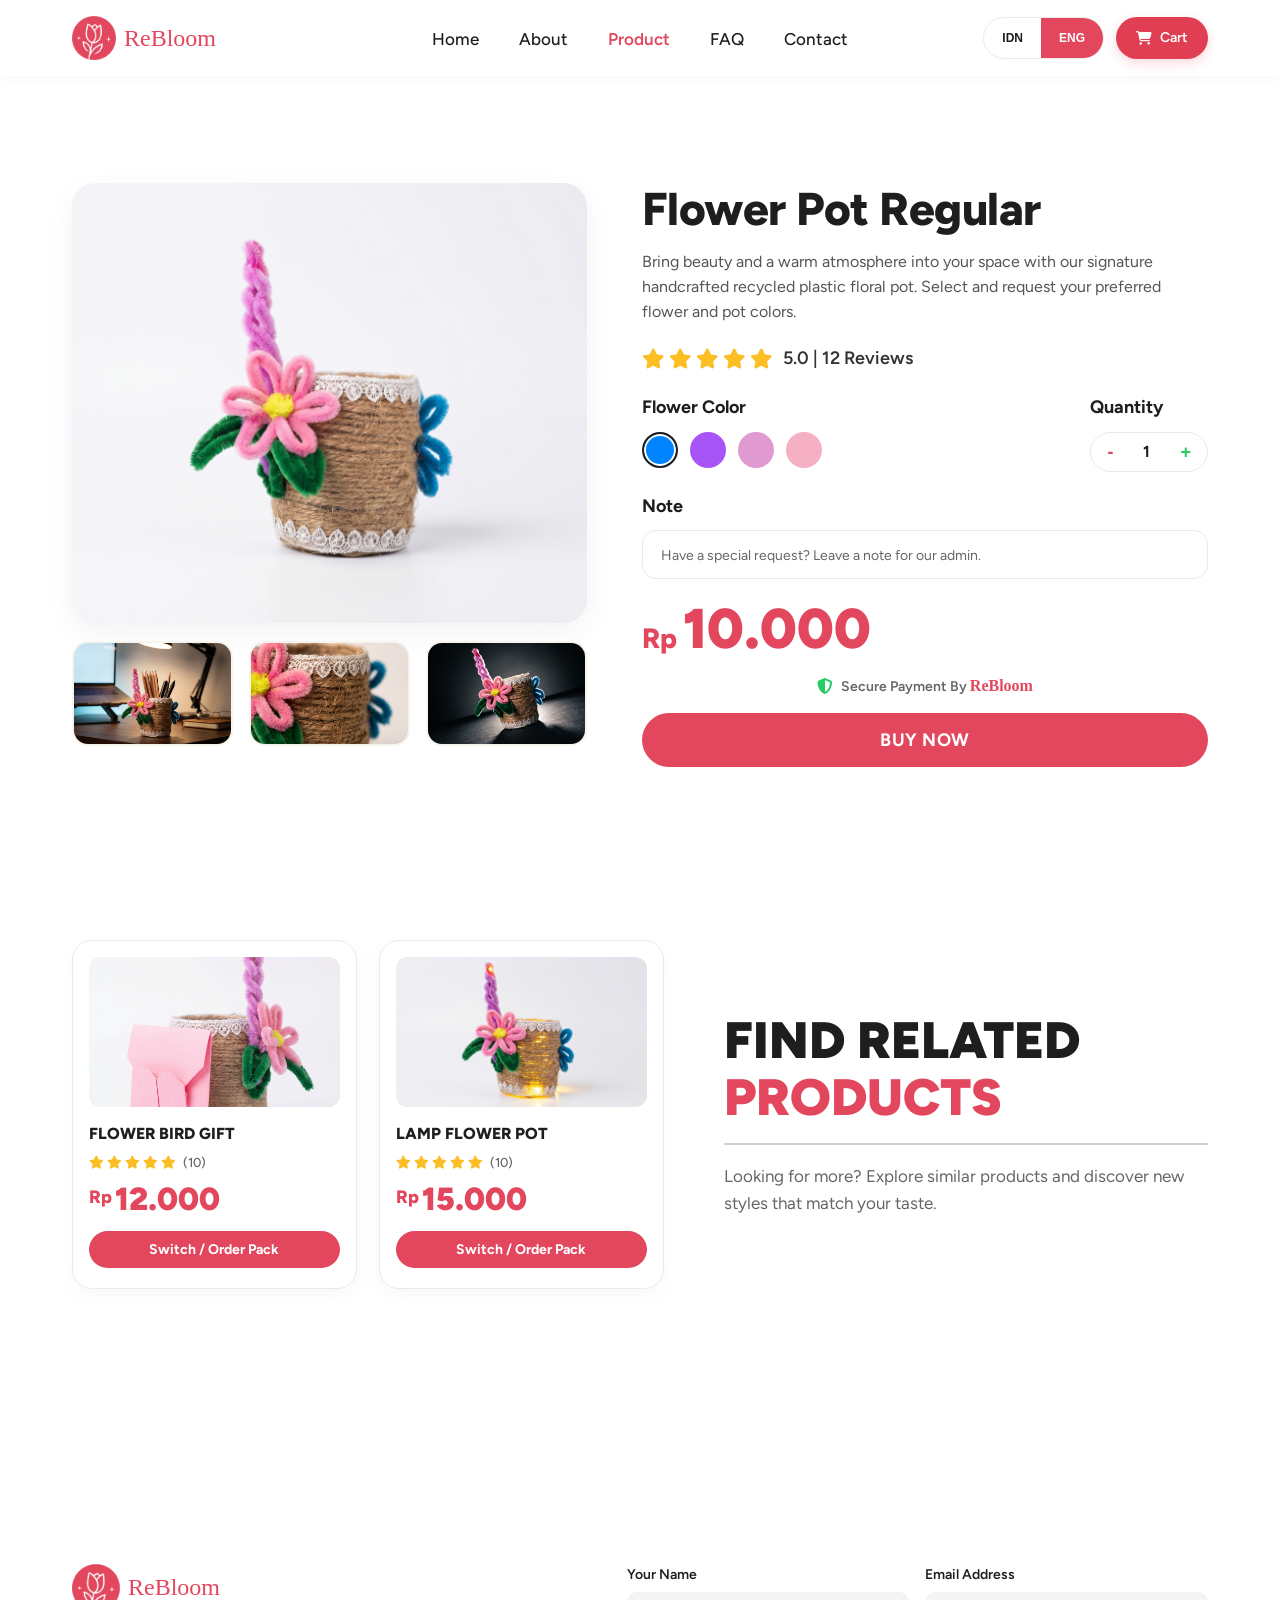
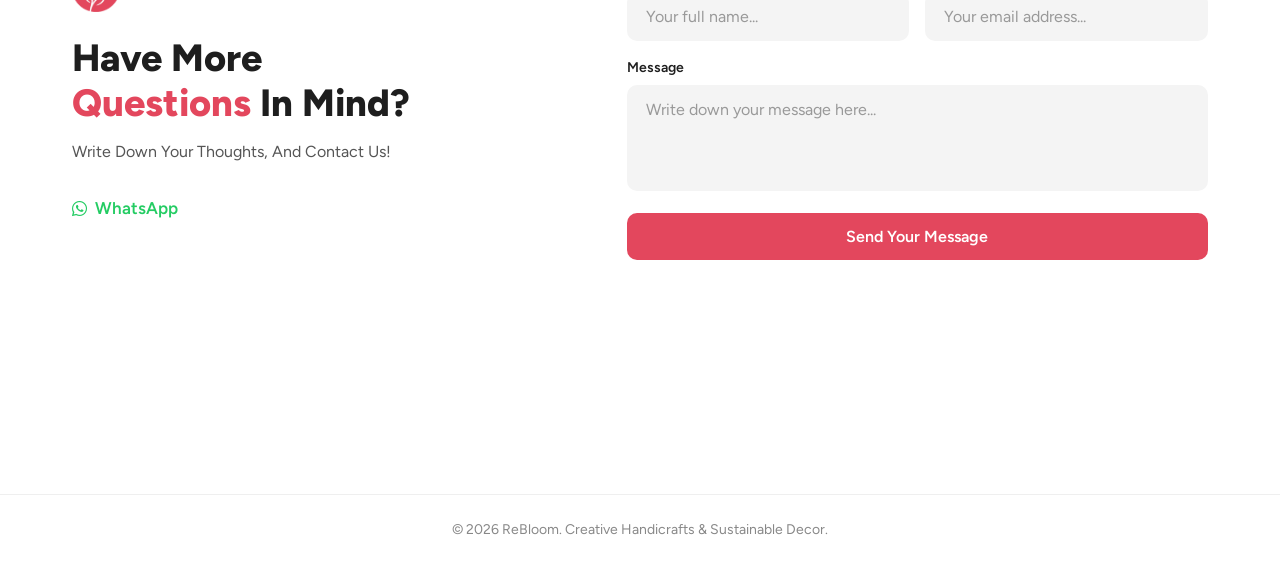
<file: product.html>
<!DOCTYPE html>
<html lang="en">
<head>
    <meta charset="UTF-8">
    <meta name="viewport" content="width=device-width, initial-scale=1.0, viewport-fit=cover">
    <title>ReBloom - Flower Pot Regular</title>
    <meta name="description" content="ReBloom creates beautiful handmade flower vases and bouquets from recycled plastic, combining elegance, sustainability, and creative craftsmanship.">
    <link rel="icon" type="image/png" href="assets/images/Logo.png">
    <link rel="preconnect" href="https://fonts.googleapis.com">
    <link rel="preconnect" href="https://fonts.gstatic.com" crossorigin>
    <link href="https://api.fontshare.com/v2/css?f[]=telma@300,400,500,700&display=swap" rel="stylesheet">
    <link href="https://fonts.googleapis.com/css2?family=Figtree:ital,wght@0,300..900;1,300..900&display=swap" rel="stylesheet">
    <link rel="stylesheet" href="https://cdnjs.cloudflare.com/ajax/libs/font-awesome/6.4.0/css/all.min.css">
    <link rel="stylesheet" href="assets/css/style.css">
    <link rel="stylesheet" href="assets/css/product.css">
</head>
<body>
    <nav class="navbar">
        <div class="nav_container">
            <div class="nav_left">
                <a href="index.html#home">
                    <img src="assets/images/Logo.png" alt="ReBloom Logo" class="logo_img">
                    <span class="logo_txt">ReBloom</span>
                </a>
            </div>
            
            <ul class="nav_mid">
                <li><a href="index.html#home" class="nav_link" data-i18n="nav_home">Home</a></li>
                <li><a href="index.html#about" class="nav_link" data-i18n="nav_about">About</a></li>
                <li><a href="index.html#products" class="nav_link active" data-i18n="nav_products">Product</a></li>
                <li><a href="index.html#faq" class="nav_link" data-i18n="nav_faq">FAQ</a></li>
                <li><a href="#contact" class="nav_link" data-i18n="nav_contact">Contact</a></li>
                <li class="nav_lang_item">
                    <div class="lang_switch">
                        <button type="button" class="lang_btn" data-lang="IDN">IDN</button>
                        <button type="button" class="lang_btn active" data-lang="ENG">ENG</button>
                    </div>
                </li>
            </ul>
            
            <div class="nav_right">
                <div class="lang_switch desktop_only">
                    <button type="button" class="lang_btn" data-lang="IDN">IDN</button>
                    <button type="button" class="lang_btn active" data-lang="ENG">ENG</button>
                </div>
                <a href="receipt.html" class="btn_cart" aria-label="Shopping Cart">
                  <i class="fa-solid fa-cart-shopping cart_icon"></i>
                  <span data-i18n="nav_cart">Cart</span>
                </a>
                <button type="button" class="nav_menu_btn" aria-label="Toggle navigation menu" aria-expanded="false">
                    <i class="fa-solid fa-bars"></i>
                </button>
            </div>
        </div>
    </nav>

    <section class="prod_sec" id="product_detail">
        <div class="container prod_wrap">
            <div class="prod_left">
                <div class="prod_main_box">
                    <img src="assets/images/Product_1.jpg" alt="Flower Pot Regular" class="prod_main_img" id="prod_main_img">
                </div>
                
                <div class="prod_thumbs">
                    <div class="prod_thumb">
                        <img src="assets/images/Product_1_Desk.jpg" alt="Flower Pot Regular Desk View" class="prod_thumb_img">
                    </div>
                    <div class="prod_thumb">
                        <img src="assets/images/Product_1_Makro.jpg" alt="Flower Pot Regular Macro View" class="prod_thumb_img">
                    </div>
                    <div class="prod_thumb">
                        <img src="assets/images/Product_1_Black.jpg" alt="Flower Pot Regular Black Background View" class="prod_thumb_img">
                    </div>
                </div>
            </div>
            
            <div class="prod_right">
                <h1 class="prod_title" id="prod_title">Flower Pot Regular</h1>
                
                <p class="prod_desc" id="prod_desc">
                    Bring beauty and a warm atmosphere into your space with our signature handcrafted recycled plastic floral pot. Select and request your preferred flower and pot colors.
                </p>
                
                <div class="prod_rating">
                    <div class="prod_stars">
                        <i class="fa-solid fa-star"></i>
                        <i class="fa-solid fa-star"></i>
                        <i class="fa-solid fa-star"></i>
                        <i class="fa-solid fa-star"></i>
                        <i class="fa-solid fa-star"></i>
                    </div>
                    <span class="prod_rate_txt" data-i18n="prod_reviews">5.0 | 12 Reviews</span>
                </div>

                <div class="custom_row">
                    <div class="color_sec">
                        <span class="custom_lbl" data-i18n="config_color_lbl">Flower Color</span>
                        <div class="swatch_grp">
                            <button type="button" class="color_swatch swatch_blue active" data-color="Sky Blue" data-hex="#0084FF" aria-label="Sky Blue" title="Sky Blue"></button>
                            <button type="button" class="color_swatch swatch_purple" data-color="Purple" data-hex="#A855F7" aria-label="Purple" title="Purple"></button>
                            <button type="button" class="color_swatch swatch_orchid" data-color="Orchid Pink" data-hex="#E199D2" aria-label="Orchid Pink" title="Orchid Pink"></button>
                            <button type="button" class="color_swatch swatch_pink" data-color="Pastel Pink" data-hex="#F5B0C4" aria-label="Pastel Pink" title="Pastel Pink"></button>
                        </div>
                    </div>

                    <div class="qty_sec">
                        <span class="custom_lbl" data-i18n="config_qty_lbl">Quantity</span>
                        <div class="qty_box">
                            <button type="button" class="qty_btn qty_minus" aria-label="Decrease quantity">-</button>
                            <span class="qty_val">1</span>
                            <button type="button" class="qty_btn qty_plus" aria-label="Increase quantity">+</button>
                        </div>
                    </div>
                </div>

                <div class="note_sec">
                    <label class="custom_lbl" for="custom_note" data-i18n="config_note_lbl">Note</label>
                    <input type="text" id="custom_note" class="note_inp" placeholder="Have a special request? Leave a note for our admin." data-i18n-placeholder="config_note_placeholder">
                </div>
                
                <div class="prod_price_box">
                    <span class="price_curr">Rp</span>
                    <span class="price_val" id="price_val">10.000</span>
                </div>
                
                <div class="prod_sec_pay">
                    <i class="fa-solid fa-shield-halved sec_pay_icon"></i>
                    <span data-i18n="prod_sec_pay">Secure Payment By <span class="sec_pay_brand">ReBloom</span></span>
                </div>
                
                <button type="button" class="btn btn_primary prod_buy_btn" data-i18n="prod_buy_btn">BUY NOW</button>
            </div>
        </div>
    </section>

    <section class="rel_sec" id="related_products">
        <div class="container rel_wrap">
            <div class="rel_left">
                <div class="rel_card">
                    <div class="rel_img_box">
                        <img src="assets/images/Product_2.jpg" alt="Flower Bird Gift" class="rel_img">
                    </div>
                    <h3 class="rel_card_title">Flower Bird Gift</h3>
                    <div class="rel_card_rating">
                        <i class="fa-solid fa-star"></i>
                        <i class="fa-solid fa-star"></i>
                        <i class="fa-solid fa-star"></i>
                        <i class="fa-solid fa-star"></i>
                        <i class="fa-solid fa-star"></i>
                        <span class="rel_card_count">(10)</span>
                    </div>
                    <div class="rel_card_price">
                        <span class="price_curr_sm">Rp</span>
                        <span class="price_val_sm">12.000</span>
                    </div>
                    <button type="button" class="btn btn_primary rel_btn" data-pack="bird_gift">Switch / Order Pack</button>
                </div>

                <div class="rel_card">
                    <div class="rel_img_box">
                        <img src="assets/images/Product_3.jpg" alt="Lamp Flower Pot" class="rel_img">
                    </div>
                    <h3 class="rel_card_title">Lamp Flower Pot</h3>
                    <div class="rel_card_rating">
                        <i class="fa-solid fa-star"></i>
                        <i class="fa-solid fa-star"></i>
                        <i class="fa-solid fa-star"></i>
                        <i class="fa-solid fa-star"></i>
                        <i class="fa-solid fa-star"></i>
                        <span class="rel_card_count">(10)</span>
                    </div>
                    <div class="rel_card_price">
                        <span class="price_curr_sm">Rp</span>
                        <span class="price_val_sm">15.000</span>
                    </div>
                    <button type="button" class="btn btn_primary rel_btn" data-pack="lamp_pot">Switch / Order Pack</button>
                </div>
            </div>

            <div class="rel_right">
                <h2 class="rel_title" data-i18n="rel_title">FIND RELATED<br><span class="hl_red">PRODUCTS</span></h2>
                <div class="rel_divider"></div>
                <p class="rel_desc" data-i18n="rel_desc">
                    Looking for more? Explore similar products and discover new styles that match your taste.
                </p>
            </div>
        </div>
    </section>

    <section class="contact_sec" id="contact">
        <div class="container contact_box">
            <div class="contact_left">
                <div class="contact_logo_box">
                    <img src="assets/images/Logo.png" alt="ReBloom Logo" class="contact_logo">
                    <span class="contact_logo_txt">ReBloom</span>
                </div>
                <h2 class="contact_title" data-i18n="contact_title">Have More<br><span class="hl_red">Questions</span> In Mind?</h2>
                <p class="contact_sub" data-i18n="contact_sub">Write Down Your Thoughts, And Contact Us!</p>
                
                <a href="whatsapp://send?phone=6285955044663" target="_blank" rel="noopener noreferrer" class="contact_wa_btn">
                    <i class="fa-brands fa-whatsapp"></i> WhatsApp
                </a>
            </div>
            
            <div class="contact_right">
                <form class="contact_form" id="contact_form">
                    <div class="form_row">
                        <div class="form_grp">
                            <label class="form_lbl" for="user_name" data-i18n="contact_name_lbl">Your Name</label>
                            <input type="text" id="user_name" class="form_inp" placeholder="Your full name..." data-i18n-placeholder="contact_name_placeholder" required>
                        </div>
                        <div class="form_grp">
                            <label class="form_lbl" for="user_email" data-i18n="contact_email_lbl">Email Address</label>
                            <input type="email" id="user_email" class="form_inp" placeholder="Your email address..." data-i18n-placeholder="contact_email_placeholder" required>
                        </div>
                    </div>
                    <div class="form_grp">
                        <label class="form_lbl" for="user_msg" data-i18n="contact_msg_lbl">Message</label>
                        <textarea id="user_msg" class="form_inp form_txt" placeholder="Write down your message here..." data-i18n-placeholder="contact_msg_placeholder" rows="4" required></textarea>
                    </div>
                    <button type="submit" class="btn btn_primary contact_submit_btn" data-i18n="contact_submit_btn">Send Your Message</button>
                </form>
            </div>
        </div>
    </section>

    <footer class="footer">
        <div class="container">
            <p class="footer_txt" data-i18n="footer_copy">&copy; 2026 ReBloom. Creative Handicrafts &amp; Sustainable Decor.</p>
        </div>
    </footer>

    <script src="assets/js/product.js"></script>
</body>
</html>
</file>
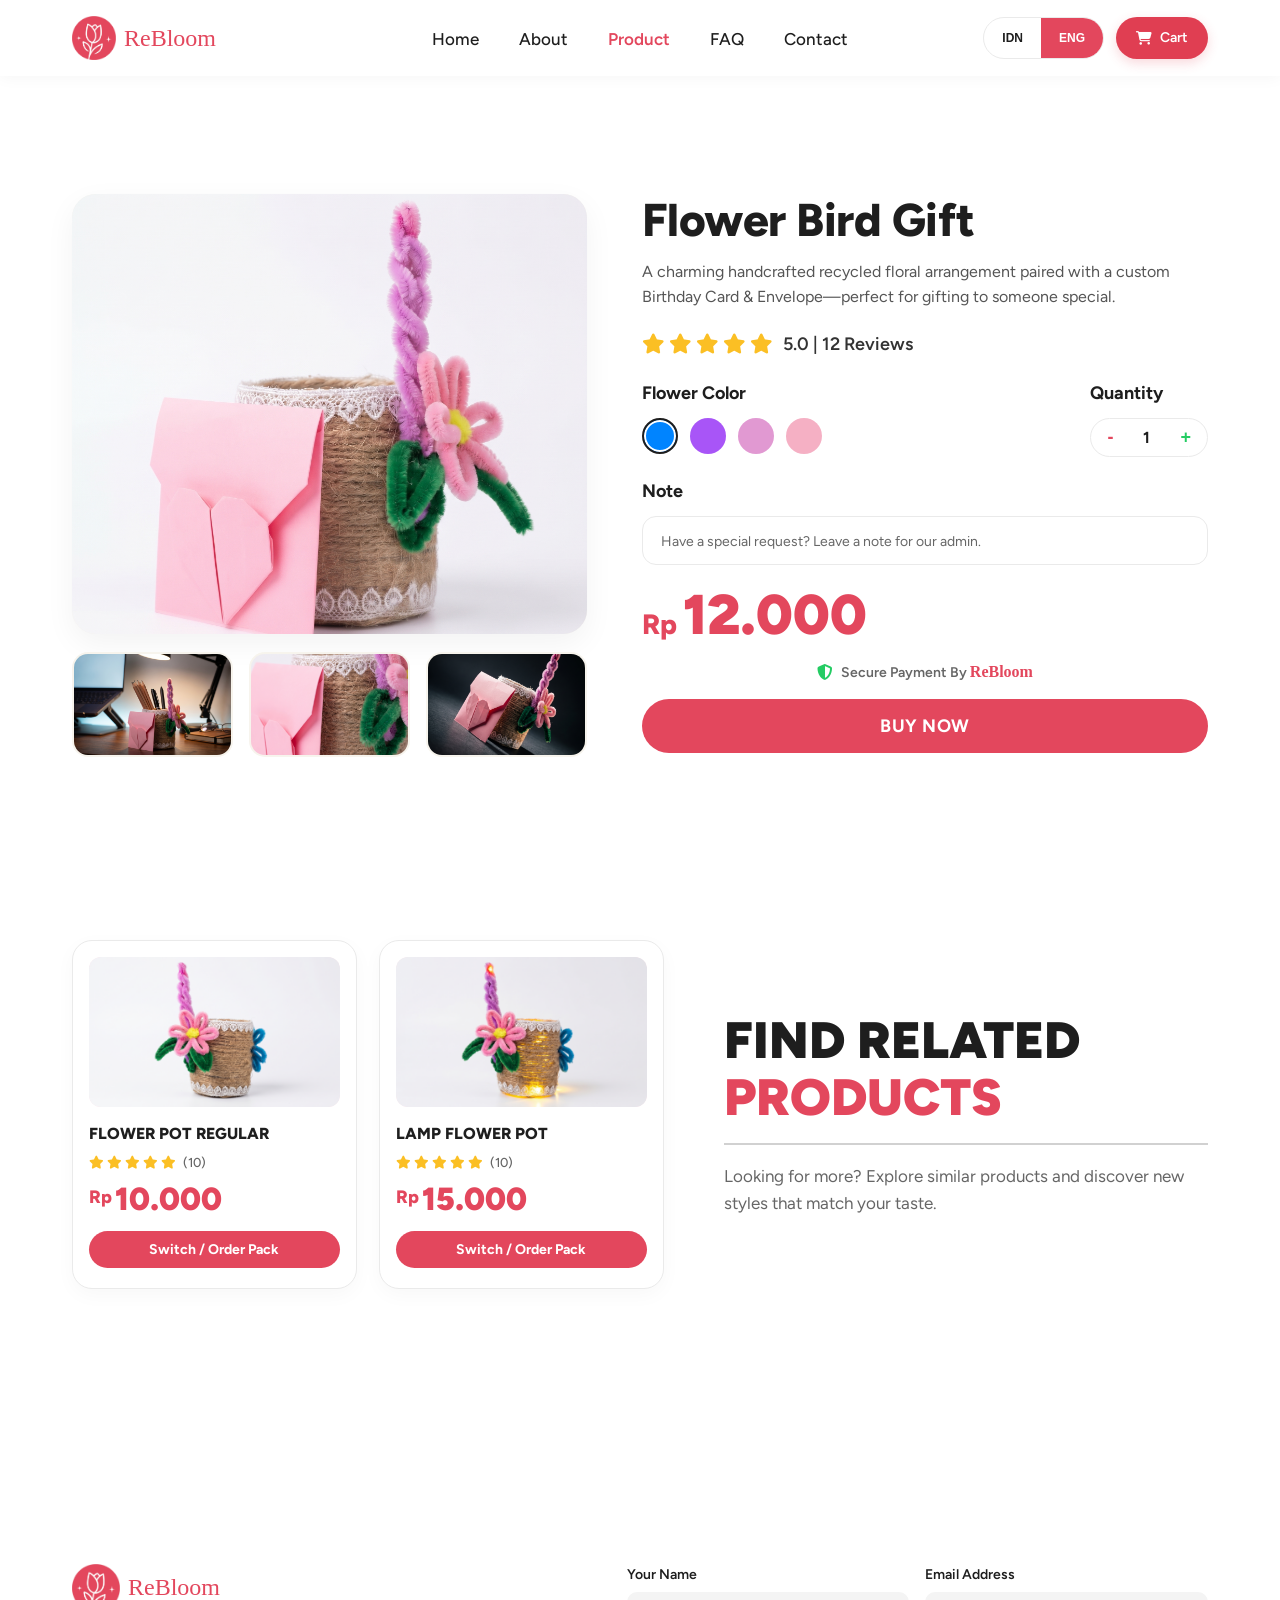
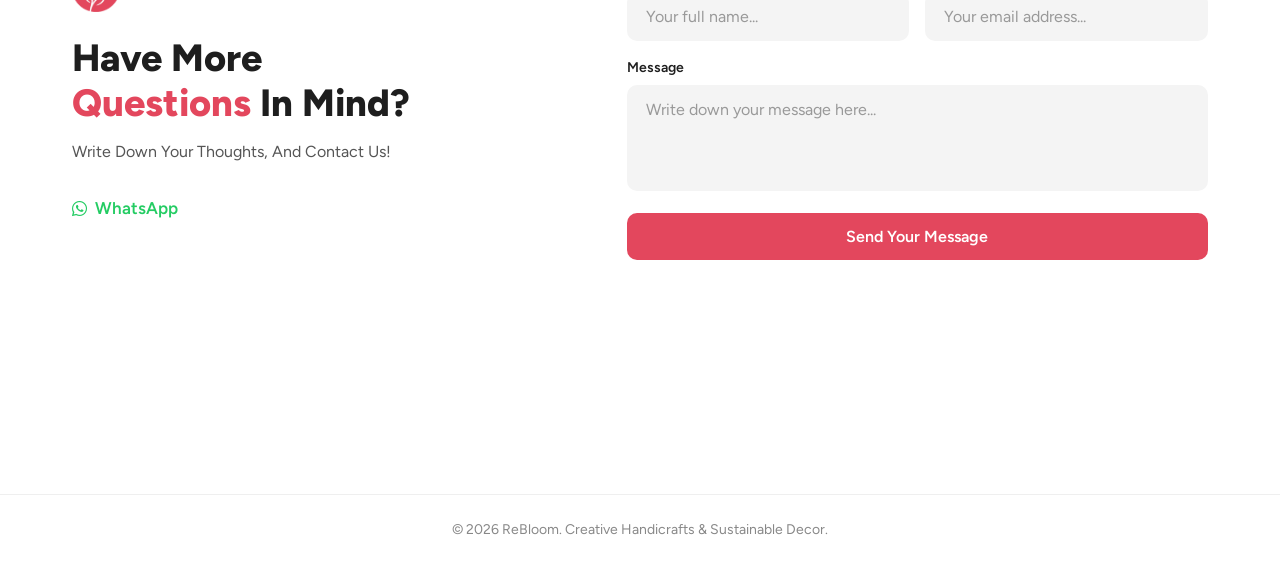
<file: product_2.html>
<!DOCTYPE html>
<html lang="en">
<head>
    <meta charset="UTF-8">
    <meta name="viewport" content="width=device-width, initial-scale=1.0, viewport-fit=cover">
    <title>ReBloom - Flower Bird Gift</title>
    <meta name="description" content="ReBloom creates beautiful handmade flower vases and bouquets from recycled plastic, combining elegance, sustainability, and creative craftsmanship.">
    <link rel="icon" type="image/png" href="assets/images/Logo.png">
    <link rel="preconnect" href="https://fonts.googleapis.com">
    <link rel="preconnect" href="https://fonts.gstatic.com" crossorigin>
    <link href="https://api.fontshare.com/v2/css?f[]=telma@300,400,500,700&display=swap" rel="stylesheet">
    <link href="https://fonts.googleapis.com/css2?family=Figtree:ital,wght@0,300..900;1,300..900&display=swap" rel="stylesheet">
    <link rel="stylesheet" href="https://cdnjs.cloudflare.com/ajax/libs/font-awesome/6.4.0/css/all.min.css">
    <link rel="stylesheet" href="assets/css/style.css">
    <link rel="stylesheet" href="assets/css/product.css">
</head>
<body>
    <nav class="navbar">
        <div class="nav_container">
            <div class="nav_left">
                <a href="index.html#home">
                    <img src="assets/images/Logo.png" alt="ReBloom Logo" class="logo_img">
                    <span class="logo_txt">ReBloom</span>
                </a>
            </div>
            
            <ul class="nav_mid">
                <li><a href="index.html#home" class="nav_link" data-i18n="nav_home">Home</a></li>
                <li><a href="index.html#about" class="nav_link" data-i18n="nav_about">About</a></li>
                <li><a href="index.html#products" class="nav_link active" data-i18n="nav_products">Product</a></li>
                <li><a href="index.html#faq" class="nav_link" data-i18n="nav_faq">FAQ</a></li>
                <li><a href="#contact" class="nav_link" data-i18n="nav_contact">Contact</a></li>
                <li class="nav_lang_item">
                    <div class="lang_switch">
                        <button type="button" class="lang_btn" data-lang="IDN">IDN</button>
                        <button type="button" class="lang_btn active" data-lang="ENG">ENG</button>
                    </div>
                </li>
            </ul>
            
            <div class="nav_right">
                <div class="lang_switch desktop_only">
                    <button type="button" class="lang_btn" data-lang="IDN">IDN</button>
                    <button type="button" class="lang_btn active" data-lang="ENG">ENG</button>
                </div>
                <a href="receipt.html" class="btn_cart" aria-label="Shopping Cart">
                  <i class="fa-solid fa-cart-shopping cart_icon"></i>
                  <span data-i18n="nav_cart">Cart</span>
                </a>
                <button type="button" class="nav_menu_btn" aria-label="Toggle navigation menu" aria-expanded="false">
                    <i class="fa-solid fa-bars"></i>
                </button>
            </div>
        </div>
    </nav>

    <section class="prod_sec" id="product_detail">
        <div class="container prod_wrap">
            <div class="prod_left">
                <div class="prod_main_box">
                    <img src="assets/images/Product_2.jpg" alt="Flower Bird Gift" class="prod_main_img" id="prod_main_img">
                </div>
                
                <div class="prod_thumbs">
                    <div class="prod_thumb">
                        <img src="assets/images/Product_2_Desk.jpg" alt="Flower Bird Gift Desk View" class="prod_thumb_img">
                    </div>
                    <div class="prod_thumb">
                        <img src="assets/images/Product_2_Makro.jpg" alt="Flower Bird Gift Macro View" class="prod_thumb_img">
                    </div>
                    <div class="prod_thumb">
                        <img src="assets/images/Product_2_Black.jpg" alt="Flower Bird Gift Black Background View" class="prod_thumb_img">
                    </div>
                </div>
            </div>
            
            <div class="prod_right">
                <h1 class="prod_title" id="prod_title">Flower Bird Gift</h1>
                
                <p class="prod_desc" id="prod_desc">
                    A charming handcrafted recycled floral arrangement paired with a custom Birthday Card &amp; Envelope—perfect for gifting to someone special.
                </p>
                
                <div class="prod_rating">
                    <div class="prod_stars">
                        <i class="fa-solid fa-star"></i>
                        <i class="fa-solid fa-star"></i>
                        <i class="fa-solid fa-star"></i>
                        <i class="fa-solid fa-star"></i>
                        <i class="fa-solid fa-star"></i>
                    </div>
                    <span class="prod_rate_txt" data-i18n="prod_reviews">5.0 | 12 Reviews</span>
                </div>

                <div class="custom_row">
                    <div class="color_sec">
                        <span class="custom_lbl" data-i18n="config_color_lbl">Flower Color</span>
                        <div class="swatch_grp">
                            <button type="button" class="color_swatch swatch_blue active" data-color="Sky Blue" data-hex="#0084FF" aria-label="Sky Blue" title="Sky Blue"></button>
                            <button type="button" class="color_swatch swatch_purple" data-color="Purple" data-hex="#A855F7" aria-label="Purple" title="Purple"></button>
                            <button type="button" class="color_swatch swatch_orchid" data-color="Orchid Pink" data-hex="#E199D2" aria-label="Orchid Pink" title="Orchid Pink"></button>
                            <button type="button" class="color_swatch swatch_pink" data-color="Pastel Pink" data-hex="#F5B0C4" aria-label="Pastel Pink" title="Pastel Pink"></button>
                        </div>
                    </div>

                    <div class="qty_sec">
                        <span class="custom_lbl" data-i18n="config_qty_lbl">Quantity</span>
                        <div class="qty_box">
                            <button type="button" class="qty_btn qty_minus" aria-label="Decrease quantity">-</button>
                            <span class="qty_val">1</span>
                            <button type="button" class="qty_btn qty_plus" aria-label="Increase quantity">+</button>
                        </div>
                    </div>
                </div>

                <div class="note_sec">
                    <label class="custom_lbl" for="custom_note" data-i18n="config_note_lbl">Note</label>
                    <input type="text" id="custom_note" class="note_inp" placeholder="Have a special request? Leave a note for our admin." data-i18n-placeholder="config_note_placeholder">
                </div>
                
                <div class="prod_price_box">
                    <span class="price_curr">Rp</span>
                    <span class="price_val" id="price_val">12.000</span>
                </div>
                
                <div class="prod_sec_pay">
                    <i class="fa-solid fa-shield-halved sec_pay_icon"></i>
                    <span data-i18n="prod_sec_pay">Secure Payment By <span class="sec_pay_brand">ReBloom</span></span>
                </div>
                
                <button type="button" class="btn btn_primary prod_buy_btn" data-i18n="prod_buy_btn">BUY NOW</button>
            </div>
        </div>
    </section>

    <section class="rel_sec" id="related_products">
        <div class="container rel_wrap">
            <div class="rel_left">
                <div class="rel_card">
                    <div class="rel_img_box">
                        <img src="assets/images/Product_1.jpg" alt="Flower Pot Regular" class="rel_img">
                    </div>
                    <h3 class="rel_card_title">Flower Pot Regular</h3>
                    <div class="rel_card_rating">
                        <i class="fa-solid fa-star"></i>
                        <i class="fa-solid fa-star"></i>
                        <i class="fa-solid fa-star"></i>
                        <i class="fa-solid fa-star"></i>
                        <i class="fa-solid fa-star"></i>
                        <span class="rel_card_count">(12)</span>
                    </div>
                    <div class="rel_card_price">
                        <span class="price_curr_sm">Rp</span>
                        <span class="price_val_sm">10.000</span>
                    </div>
                    <button type="button" class="btn btn_primary rel_btn" data-pack="regular">Switch / Order Pack</button>
                </div>

                <div class="rel_card">
                    <div class="rel_img_box">
                        <img src="assets/images/Product_3.jpg" alt="Lamp Flower Pot" class="rel_img">
                    </div>
                    <h3 class="rel_card_title">Lamp Flower Pot</h3>
                    <div class="rel_card_rating">
                        <i class="fa-solid fa-star"></i>
                        <i class="fa-solid fa-star"></i>
                        <i class="fa-solid fa-star"></i>
                        <i class="fa-solid fa-star"></i>
                        <i class="fa-solid fa-star"></i>
                        <span class="rel_card_count">(10)</span>
                    </div>
                    <div class="rel_card_price">
                        <span class="price_curr_sm">Rp</span>
                        <span class="price_val_sm">15.000</span>
                    </div>
                    <button type="button" class="btn btn_primary rel_btn" data-pack="lamp_pot">Switch / Order Pack</button>
                </div>
            </div>

            <div class="rel_right">
                <h2 class="rel_title" data-i18n="rel_title">FIND RELATED<br><span class="hl_red">PRODUCTS</span></h2>
                <div class="rel_divider"></div>
                <p class="rel_desc" data-i18n="rel_desc">
                    Looking for more? Explore similar products and discover new styles that match your taste.
                </p>
            </div>
        </div>
    </section>

    <section class="contact_sec" id="contact">
        <div class="container contact_box">
            <div class="contact_left">
                <div class="contact_logo_box">
                    <img src="assets/images/Logo.png" alt="ReBloom Logo" class="contact_logo">
                    <span class="contact_logo_txt">ReBloom</span>
                </div>
                <h2 class="contact_title" data-i18n="contact_title">Have More<br><span class="hl_red">Questions</span> In Mind?</h2>
                <p class="contact_sub" data-i18n="contact_sub">Write Down Your Thoughts, And Contact Us!</p>
                
                <a href="whatsapp://send?phone=6285955044663" target="_blank" rel="noopener noreferrer" class="contact_wa_btn">
                    <i class="fa-brands fa-whatsapp"></i> WhatsApp
                </a>
            </div>
            
            <div class="contact_right">
                <form class="contact_form" id="contact_form">
                    <div class="form_row">
                        <div class="form_grp">
                            <label class="form_lbl" for="user_name" data-i18n="contact_name_lbl">Your Name</label>
                            <input type="text" id="user_name" class="form_inp" placeholder="Your full name..." data-i18n-placeholder="contact_name_placeholder" required>
                        </div>
                        <div class="form_grp">
                            <label class="form_lbl" for="user_email" data-i18n="contact_email_lbl">Email Address</label>
                            <input type="email" id="user_email" class="form_inp" placeholder="Your email address..." data-i18n-placeholder="contact_email_placeholder" required>
                        </div>
                    </div>
                    <div class="form_grp">
                        <label class="form_lbl" for="user_msg" data-i18n="contact_msg_lbl">Message</label>
                        <textarea id="user_msg" class="form_inp form_txt" placeholder="Write down your message here..." data-i18n-placeholder="contact_msg_placeholder" rows="4" required></textarea>
                    </div>
                    <button type="submit" class="btn btn_primary contact_submit_btn" data-i18n="contact_submit_btn">Send Your Message</button>
                </form>
            </div>
        </div>
    </section>

    <footer class="footer">
        <div class="container">
            <p class="footer_txt" data-i18n="footer_copy">&copy; 2026 ReBloom. Creative Handicrafts &amp; Sustainable Decor.</p>
        </div>
    </footer>

    <script src="assets/js/product.js"></script>
</body>
</html>
</file>
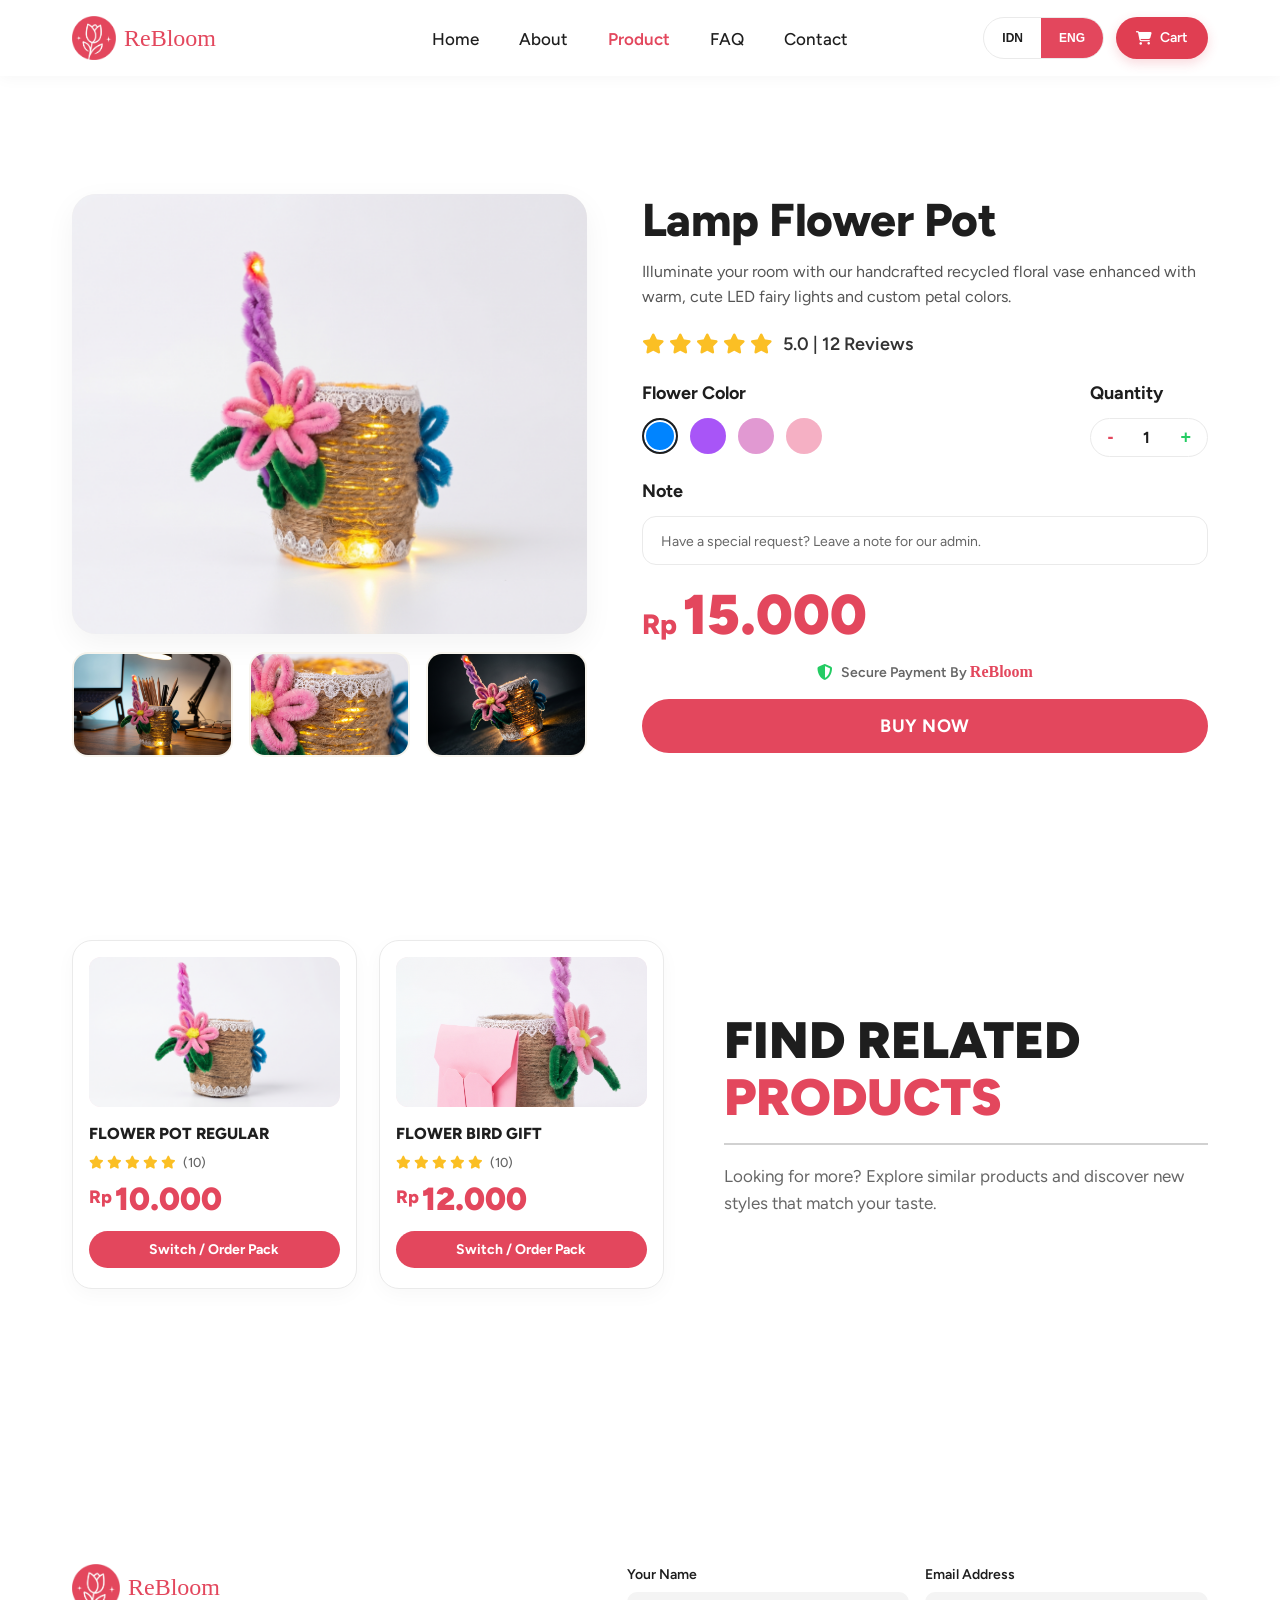
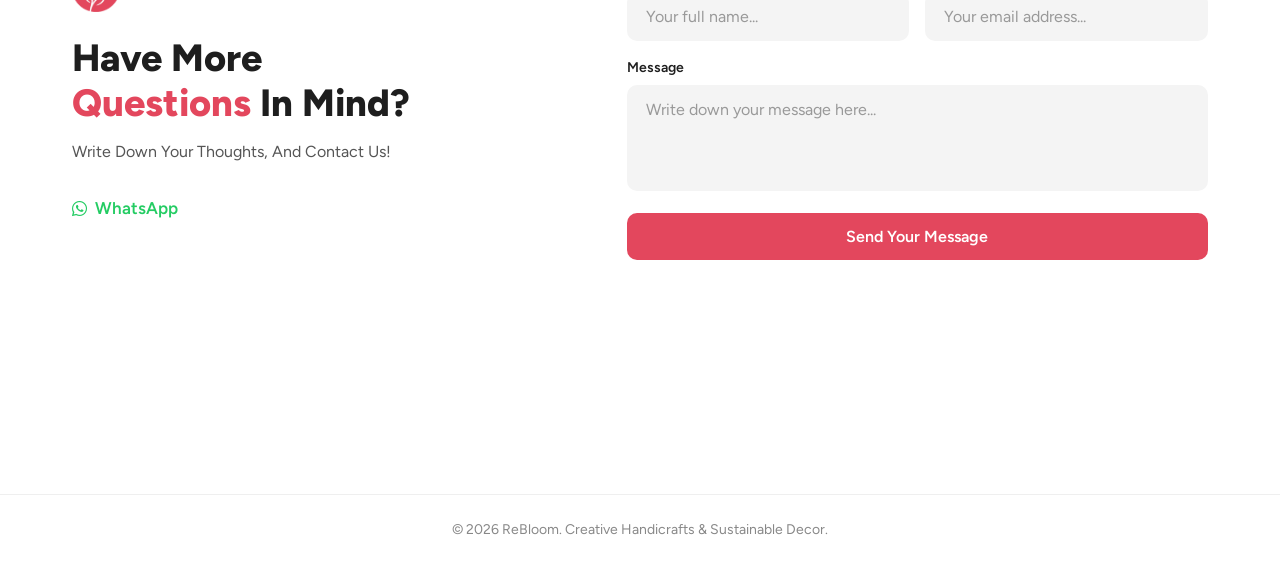
<file: product_3.html>
<!DOCTYPE html>
<html lang="en">
<head>
    <meta charset="UTF-8">
    <meta name="viewport" content="width=device-width, initial-scale=1.0, viewport-fit=cover">
    <title>ReBloom - Lamp Flower Pot</title>
    <meta name="description" content="ReBloom creates beautiful handmade flower vases and bouquets from recycled plastic, combining elegance, sustainability, and creative craftsmanship.">
    <link rel="icon" type="image/png" href="assets/images/Logo.png">
    <link rel="preconnect" href="https://fonts.googleapis.com">
    <link rel="preconnect" href="https://fonts.gstatic.com" crossorigin>
    <link href="https://api.fontshare.com/v2/css?f[]=telma@300,400,500,700&display=swap" rel="stylesheet">
    <link href="https://fonts.googleapis.com/css2?family=Figtree:ital,wght@0,300..900;1,300..900&display=swap" rel="stylesheet">
    <link rel="stylesheet" href="https://cdnjs.cloudflare.com/ajax/libs/font-awesome/6.4.0/css/all.min.css">
    <link rel="stylesheet" href="assets/css/style.css">
    <link rel="stylesheet" href="assets/css/product.css">
</head>
<body>
    <nav class="navbar">
        <div class="nav_container">
            <div class="nav_left">
                <a href="index.html#home">
                    <img src="assets/images/Logo.png" alt="ReBloom Logo" class="logo_img">
                    <span class="logo_txt">ReBloom</span>
                </a>
            </div>
            
            <ul class="nav_mid">
                <li><a href="index.html#home" class="nav_link" data-i18n="nav_home">Home</a></li>
                <li><a href="index.html#about" class="nav_link" data-i18n="nav_about">About</a></li>
                <li><a href="index.html#products" class="nav_link active" data-i18n="nav_products">Product</a></li>
                <li><a href="index.html#faq" class="nav_link" data-i18n="nav_faq">FAQ</a></li>
                <li><a href="#contact" class="nav_link" data-i18n="nav_contact">Contact</a></li>
                <li class="nav_lang_item">
                    <div class="lang_switch">
                        <button type="button" class="lang_btn" data-lang="IDN">IDN</button>
                        <button type="button" class="lang_btn active" data-lang="ENG">ENG</button>
                    </div>
                </li>
            </ul>
            
            <div class="nav_right">
                <div class="lang_switch desktop_only">
                    <button type="button" class="lang_btn" data-lang="IDN">IDN</button>
                    <button type="button" class="lang_btn active" data-lang="ENG">ENG</button>
                </div>
                <a href="receipt.html" class="btn_cart" aria-label="Shopping Cart">
                  <i class="fa-solid fa-cart-shopping cart_icon"></i>
                  <span data-i18n="nav_cart">Cart</span>
                </a>
                <button type="button" class="nav_menu_btn" aria-label="Toggle navigation menu" aria-expanded="false">
                    <i class="fa-solid fa-bars"></i>
                </button>
            </div>
        </div>
    </nav>

    <section class="prod_sec" id="product_detail">
        <div class="container prod_wrap">
            <div class="prod_left">
                <div class="prod_main_box">
                    <img src="assets/images/Product_3.jpg" alt="Lamp Flower Pot" class="prod_main_img" id="prod_main_img">
                </div>
                
                <div class="prod_thumbs">
                    <div class="prod_thumb">
                        <img src="assets/images/Product_3_Desk.jpg" alt="Lamp Flower Pot Desk View" class="prod_thumb_img">
                    </div>
                    <div class="prod_thumb">
                        <img src="assets/images/Product_3_Makro.jpg" alt="Lamp Flower Pot Macro View" class="prod_thumb_img">
                    </div>
                    <div class="prod_thumb">
                        <img src="assets/images/Product_3_Black.jpg" alt="Lamp Flower Pot Black Background View" class="prod_thumb_img">
                    </div>
                </div>
            </div>
            
            <div class="prod_right">
                <h1 class="prod_title" id="prod_title">Lamp Flower Pot</h1>
                
                <p class="prod_desc" id="prod_desc">
                    Illuminate your room with our handcrafted recycled floral vase enhanced with warm, cute LED fairy lights and custom petal colors.
                </p>
                
                <div class="prod_rating">
                    <div class="prod_stars">
                        <i class="fa-solid fa-star"></i>
                        <i class="fa-solid fa-star"></i>
                        <i class="fa-solid fa-star"></i>
                        <i class="fa-solid fa-star"></i>
                        <i class="fa-solid fa-star"></i>
                    </div>
                    <span class="prod_rate_txt" data-i18n="prod_reviews">5.0 | 12 Reviews</span>
                </div>

                <div class="custom_row">
                    <div class="color_sec">
                        <span class="custom_lbl" data-i18n="config_color_lbl">Flower Color</span>
                        <div class="swatch_grp">
                            <button type="button" class="color_swatch swatch_blue active" data-color="Sky Blue" data-hex="#0084FF" aria-label="Sky Blue" title="Sky Blue"></button>
                            <button type="button" class="color_swatch swatch_purple" data-color="Purple" data-hex="#A855F7" aria-label="Purple" title="Purple"></button>
                            <button type="button" class="color_swatch swatch_orchid" data-color="Orchid Pink" data-hex="#E199D2" aria-label="Orchid Pink" title="Orchid Pink"></button>
                            <button type="button" class="color_swatch swatch_pink" data-color="Pastel Pink" data-hex="#F5B0C4" aria-label="Pastel Pink" title="Pastel Pink"></button>
                        </div>
                    </div>

                    <div class="qty_sec">
                        <span class="custom_lbl" data-i18n="config_qty_lbl">Quantity</span>
                        <div class="qty_box">
                            <button type="button" class="qty_btn qty_minus" aria-label="Decrease quantity">-</button>
                            <span class="qty_val">1</span>
                            <button type="button" class="qty_btn qty_plus" aria-label="Increase quantity">+</button>
                        </div>
                    </div>
                </div>

                <div class="note_sec">
                    <label class="custom_lbl" for="custom_note" data-i18n="config_note_lbl">Note</label>
                    <input type="text" id="custom_note" class="note_inp" placeholder="Have a special request? Leave a note for our admin." data-i18n-placeholder="config_note_placeholder">
                </div>
                
                <div class="prod_price_box">
                    <span class="price_curr">Rp</span>
                    <span class="price_val" id="price_val">15.000</span>
                </div>
                
                <div class="prod_sec_pay">
                    <i class="fa-solid fa-shield-halved sec_pay_icon"></i>
                    <span data-i18n="prod_sec_pay">Secure Payment By <span class="sec_pay_brand">ReBloom</span></span>
                </div>
                
                <button type="button" class="btn btn_primary prod_buy_btn" data-i18n="prod_buy_btn">BUY NOW</button>
            </div>
        </div>
    </section>

    <section class="rel_sec" id="related_products">
        <div class="container rel_wrap">
            <div class="rel_left">
                <div class="rel_card">
                    <div class="rel_img_box">
                        <img src="assets/images/Product_1.jpg" alt="Flower Pot Regular" class="rel_img">
                    </div>
                    <h3 class="rel_card_title">Flower Pot Regular</h3>
                    <div class="rel_card_rating">
                        <i class="fa-solid fa-star"></i>
                        <i class="fa-solid fa-star"></i>
                        <i class="fa-solid fa-star"></i>
                        <i class="fa-solid fa-star"></i>
                        <i class="fa-solid fa-star"></i>
                        <span class="rel_card_count">(12)</span>
                    </div>
                    <div class="rel_card_price">
                        <span class="price_curr_sm">Rp</span>
                        <span class="price_val_sm">10.000</span>
                    </div>
                    <button type="button" class="btn btn_primary rel_btn" data-pack="regular">Switch / Order Pack</button>
                </div>

                <div class="rel_card">
                    <div class="rel_img_box">
                        <img src="assets/images/Product_2.jpg" alt="Flower Bird Gift" class="rel_img">
                    </div>
                    <h3 class="rel_card_title">Flower Bird Gift</h3>
                    <div class="rel_card_rating">
                        <i class="fa-solid fa-star"></i>
                        <i class="fa-solid fa-star"></i>
                        <i class="fa-solid fa-star"></i>
                        <i class="fa-solid fa-star"></i>
                        <i class="fa-solid fa-star"></i>
                        <span class="rel_card_count">(10)</span>
                    </div>
                    <div class="rel_card_price">
                        <span class="price_curr_sm">Rp</span>
                        <span class="price_val_sm">12.000</span>
                    </div>
                    <button type="button" class="btn btn_primary rel_btn" data-pack="bird_gift">Switch / Order Pack</button>
                </div>
            </div>

            <div class="rel_right">
                <h2 class="rel_title" data-i18n="rel_title">FIND RELATED<br><span class="hl_red">PRODUCTS</span></h2>
                <div class="rel_divider"></div>
                <p class="rel_desc" data-i18n="rel_desc">
                    Looking for more? Explore similar products and discover new styles that match your taste.
                </p>
            </div>
        </div>
    </section>

    <section class="contact_sec" id="contact">
        <div class="container contact_box">
            <div class="contact_left">
                <div class="contact_logo_box">
                    <img src="assets/images/Logo.png" alt="ReBloom Logo" class="contact_logo">
                    <span class="contact_logo_txt">ReBloom</span>
                </div>
                <h2 class="contact_title" data-i18n="contact_title">Have More<br><span class="hl_red">Questions</span> In Mind?</h2>
                <p class="contact_sub" data-i18n="contact_sub">Write Down Your Thoughts, And Contact Us!</p>
                
                <a href="whatsapp://send?phone=6285955044663" target="_blank" rel="noopener noreferrer" class="contact_wa_btn">
                    <i class="fa-brands fa-whatsapp"></i> WhatsApp
                </a>
            </div>
            
            <div class="contact_right">
                <form class="contact_form" id="contact_form">
                    <div class="form_row">
                        <div class="form_grp">
                            <label class="form_lbl" for="user_name" data-i18n="contact_name_lbl">Your Name</label>
                            <input type="text" id="user_name" class="form_inp" placeholder="Your full name..." data-i18n-placeholder="contact_name_placeholder" required>
                        </div>
                        <div class="form_grp">
                            <label class="form_lbl" for="user_email" data-i18n="contact_email_lbl">Email Address</label>
                            <input type="email" id="user_email" class="form_inp" placeholder="Your email address..." data-i18n-placeholder="contact_email_placeholder" required>
                        </div>
                    </div>
                    <div class="form_grp">
                        <label class="form_lbl" for="user_msg" data-i18n="contact_msg_lbl">Message</label>
                        <textarea id="user_msg" class="form_inp form_txt" placeholder="Write down your message here..." data-i18n-placeholder="contact_msg_placeholder" rows="4" required></textarea>
                    </div>
                    <button type="submit" class="btn btn_primary contact_submit_btn" data-i18n="contact_submit_btn">Send Your Message</button>
                </form>
            </div>
        </div>
    </section>

    <footer class="footer">
        <div class="container">
            <p class="footer_txt" data-i18n="footer_copy">&copy; 2026 ReBloom. Creative Handicrafts &amp; Sustainable Decor.</p>
        </div>
    </footer>

    <script src="assets/js/product.js"></script>
</body>
</html>
</file>
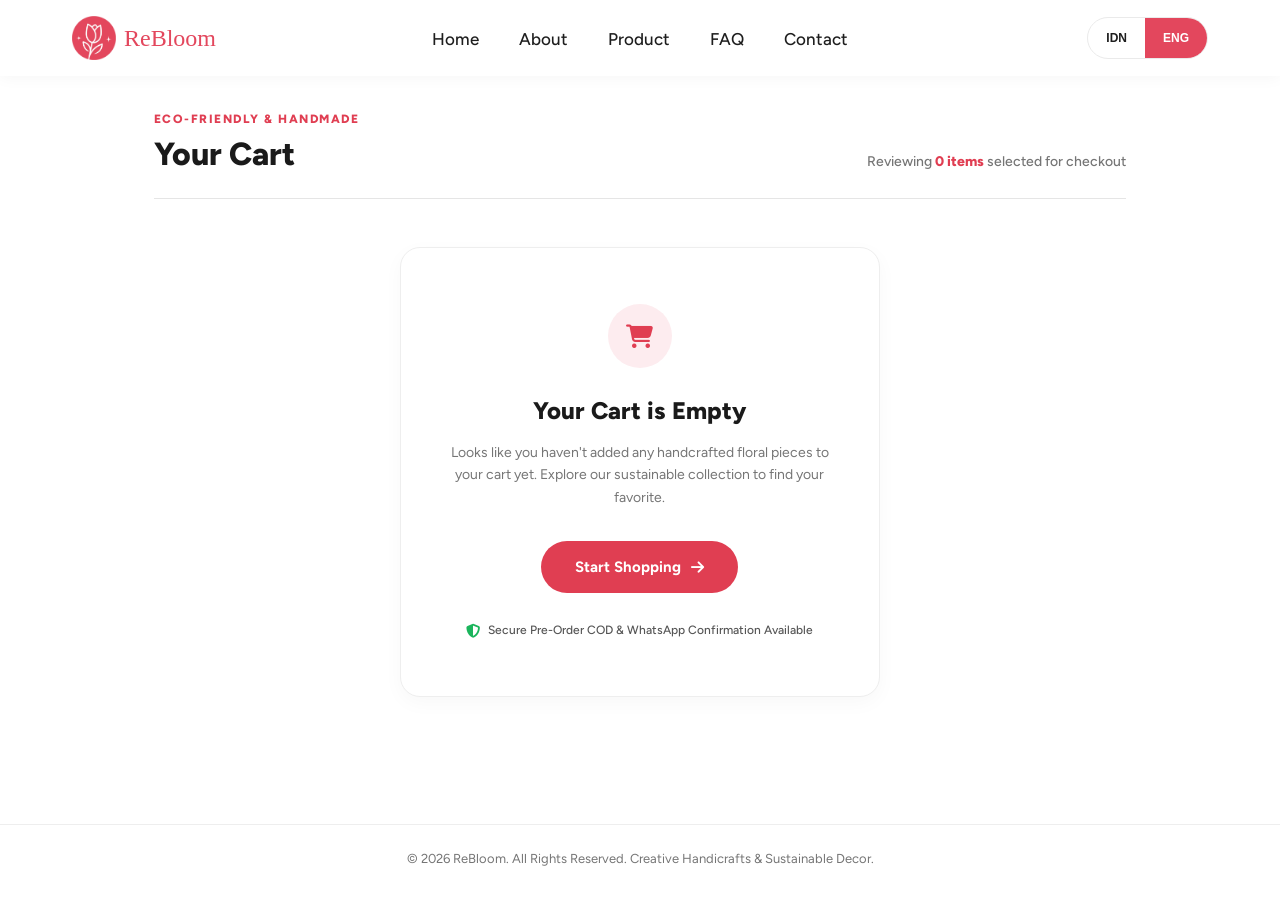
<file: receipt.html>
<!DOCTYPE html>
<html lang="en">
<head>
  <meta charset="UTF-8">
  <meta name="viewport" content="width=device-width, initial-scale=1.0, viewport-fit=cover">
  <title>ReBloom - Shopping Cart &amp; Order Receipt</title>
  <meta name="description" content="Review your shopping cart, manage handcrafted recycled floral decor items, and proceed to WhatsApp Pre-Order COD checkout.">
  <link rel="icon" type="image/png" href="assets/images/Logo.png">
  <link rel="preconnect" href="https://fonts.googleapis.com">
  <link rel="preconnect" href="https://fonts.gstatic.com" crossorigin>
  <link href="https://api.fontshare.com/v2/css?f[]=telma@300,400,500,700&display=swap" rel="stylesheet">
  <link href="https://fonts.googleapis.com/css2?family=Figtree:wght@400;500;600;700;800&display=swap" rel="stylesheet">
  <link rel="stylesheet" href="https://cdnjs.cloudflare.com/ajax/libs/font-awesome/6.4.0/css/all.min.css">
  <link rel="stylesheet" href="assets/css/style.css">
  <link rel="stylesheet" href="assets/css/receipt.css">
</head>
<body>

  
  <header>
    <nav class="navbar">
        <div class="nav_container">
            <div class="nav_left">
                <a href="index.html">
                    <img src="assets/images/Logo.png" alt="ReBloom Logo" class="logo_img">
                    <span class="logo_txt">ReBloom</span>
                </a>
            </div>
            
            <ul class="nav_mid">
                <li><a href="index.html#home" class="nav_link" data-i18n="nav_home">Home</a></li>
                <li><a href="index.html#about" class="nav_link" data-i18n="nav_about">About</a></li>
                <li><a href="index.html#products" class="nav_link" data-i18n="nav_products">Product</a></li>
                <li><a href="index.html#faq" class="nav_link" data-i18n="nav_faq">FAQ</a></li>
                <li><a href="index.html#contact" class="nav_link" data-i18n="nav_contact">Contact</a></li>
                <li class="nav_lang_item">
                    <div class="lang_switch">
                        <button type="button" class="lang_btn" data-lang="IDN">IDN</button>
                        <button type="button" class="lang_btn active" data-lang="ENG">ENG</button>
                    </div>
                </li>
            </ul>
            
            <div class="nav_right">
                <div class="lang_switch desktop_only">
                    <button type="button" class="lang_btn" data-lang="IDN">IDN</button>
                    <button type="button" class="lang_btn active" data-lang="ENG">ENG</button>
                </div>
                <button type="button" class="nav_menu_btn" aria-label="Toggle navigation menu" aria-expanded="false">
                    <i class="fa-solid fa-bars"></i>
                </button>
            </div>
        </div>
    </nav>
  </header>

  
  <main class="cart_page_wrapper">
    <div class="cart_page_container">

      
      <section class="cart_header_bar" aria-label="Cart Header">
        <div class="cart_header_left">
          <span class="cart_eyebrow" data-i18n="cart_eyebrow">ECO-FRIENDLY &amp; HANDMADE</span>
          <h1 class="cart_main_title" data-i18n="cart_title">Your Cart</h1>
        </div>
        <div class="cart_header_right">
          <p class="cart_review_text">
            Reviewing <span id="cart_count_highlight">0 items</span> selected for checkout
          </p>
        </div>
      </section>

      
      <section id="empty_cart_state" class="empty_cart_section" style="display: none;">
        <div class="empty_cart_card">
          <div class="empty_icon_circle" aria-hidden="true">
            <i class="fa-solid fa-cart-shopping"></i>
          </div>
          <h2 class="empty_title" data-i18n="empty_cart_title">Your Cart is Empty</h2>
          <p class="empty_desc" data-i18n="empty_cart_desc">
            Looks like you haven't added any handcrafted floral pieces to your cart yet. Explore our sustainable collection to find your favorite.
          </p>
          <a href="product.html" class="start_shopping_btn">
            <span data-i18n="empty_cart_btn">Start Shopping</span>
            <i class="fa-solid fa-arrow-right"></i>
          </a>
          <div class="empty_trust_note">
            <i class="fa-solid fa-shield-halved"></i>
            <span data-i18n="empty_cart_trust">Secure Pre-Order COD &amp; WhatsApp Confirmation Available</span>
          </div>
        </div>
      </section>

      
      <section id="populated_cart_state" class="populated_cart_section" style="display: none;">
        <div class="cart_split_layout">

          
          <div class="cart_items_column">
            <div id="cart_items_list" class="cart_items_list">
            </div>

            <div class="continue_shopping_wrapper">
              <a href="product.html" class="continue_shopping_btn">
                <i class="fa-solid fa-arrow-left"></i>
                <span data-i18n="cart_continue_btn">Continue Shopping</span>
              </a>
            </div>
          </div>

          
          <aside class="order_summary_column" aria-label="Order Summary">
            <div class="order_summary_card">
              <h2 class="summary_heading" data-i18n="summary_heading">Order Summary</h2>

              <div class="summary_info_group">
                <div class="summary_info_row">
                  <span class="summary_info_label" data-i18n="summary_pay_method_lbl">PAYMENT METHOD</span>
                  <span class="summary_info_val" data-i18n="summary_pay_method_val">Cash Only (Pre-Order COD)</span>
                </div>
                <div class="summary_info_row">
                  <span class="summary_info_label" data-i18n="summary_delivery_lbl">DELIVERY MODE</span>
                  <span class="summary_info_val" data-i18n="summary_delivery_val">Direct Handover / WhatsApp Scheduled</span>
                </div>
                <div class="summary_info_row">
                  <span class="summary_info_label" data-i18n="summary_order_date_lbl">ORDER DATE</span>
                  <span class="summary_info_val" id="summary_order_date">-</span>
                </div>
              </div>

              <div class="summary_divider_dashed"></div>

              <div class="summary_rows">
                <div class="summary_row">
                  <span class="summary_row_label" id="summary_subtotal_label">
                    Items Subtotal (<span id="summary_item_count">0</span> items)
                  </span>
                  <span class="summary_row_val" id="summary_subtotal_price">Rp 0,00</span>
                </div>

                <div class="summary_row">
                  <span class="summary_row_label" data-i18n="summary_pkg_fee_lbl">Packaging &amp; Recycling Fee</span>
                  <span class="free_badge" data-i18n="summary_free_badge">FREE</span>
                </div>

                <div class="summary_row">
                  <span class="summary_row_label" data-i18n="summary_shipping_fee_lbl">Shipping Fee</span>
                  <span class="free_badge" data-i18n="summary_shipping_free_badge">FREE (COD PICKUP)</span>
                </div>
              </div>

              <div class="summary_divider_solid"></div>

              <div class="summary_total_row">
                <span class="summary_total_label" data-i18n="summary_total_lbl">Total</span>
                <span class="summary_total_val" id="summary_grand_total">Rp 0,00</span>
              </div>

              <div class="cod_guarantee_box">
                <i class="fa-solid fa-circle-check cod_guarantee_icon"></i>
                <span class="cod_guarantee_text" data-i18n="summary_cod_guarantee">Secure Pre-Order COD By ReBloom</span>
              </div>

              <button type="button" id="proceed_checkout_btn" class="proceed_checkout_btn">
                <span data-i18n="summary_checkout_btn">Proceed to Checkout</span>
                <i class="fa-solid fa-arrow-right"></i>
              </button>

              <p class="checkout_footnote" data-i18n="summary_footnote">
                Orders are confirmed directly with our admin via WhatsApp upon checkout.
              </p>
            </div>
          </aside>

        </div>
      </section>

    </div>
  </main>

  
  <footer class="footer_bar">
    <div class="footer_container">
      <p class="footer_copy" data-i18n="footer_copy">&copy; 2026 ReBloom. All Rights Reserved. Creative Handicrafts &amp; Sustainable Decor.</p>
    </div>
  </footer>

  <script src="assets/js/receipt.js"></script>
</body>
</html>
</file>
<file: assets/css/style.css>
@import url('https://api.fontshare.com/v2/css?f[]=telma@300,400,500,700&display=swap');
@import url('https://fonts.googleapis.com/css2?family=Figtree:ital,wght@0,300..900;1,300..900&display=swap');

:root {
  /* ═══ Brand & Semantic Colors (Design System) ═══ */
  --color_primary: #E3475D;
  --color_primary_hover: #C83244;
  --color_primary_alt: #e03e52;
  --color_accent_green: #24CC63;
  --color_accent_green_dark: #1bb55c;
  --color_accent_pink: #F5B0C4;
  --color_accent_pink_alpha: #f5b0c47b;
  --color_soft_pink: #FDECEF;
  --color_soft_green: #EAFAF1;
  --color_soft_green_hover: #1bb55b49;
  --color_soft_green_border: #C8F0D8;
  --color_success_dark: #15803D;
  --color_star: #FBBF24;

  /* ═══ Neutral Surfaces & Text ═══ */
  --color_bg_page: #FFFFFF;
  --color_bg_subtle: #F6F6F6;
  --color_bg_warm: #F7F4ED;
  --color_bg_input: #F4F4F4;
  --color_surface: #FFFFFF;
  --color_border: #EEEEEE;
  --color_border_light: #EAEAEA;
  --color_border_strong: #E0E0E0;
  --color_border_card: #e5e5e5;
  --color_text_main: #1A1A1A;
  --color_text_dark: #1E1E1E;
  --color_text_body: #333333;
  --color_text_secondary: #555555;
  --color_text_muted: #757575;
  --color_text_subtle: #888888;
  --color_text_placeholder: #999999;
  --color_text_faint: #666666;
  --color_divider: #D1D1D1;
  --color_divider_light: #f2f2f2;
  --color_note_cancel: #ff5e70;
  --color_rel_img_bg: #FCE8EE;

  /* ═══ Swatch Colors ═══ */
  --color_swatch_blue: #0084FF;
  --color_swatch_purple: #A855F7;
  --color_swatch_orchid: #E199D2;
  --color_swatch_pink: #F5B0C4;

  /* ═══ Typography Families (Design System) ═══ */
  --font_primary: "Telma Variable", "Telma", cursive;
  --font_secondary: "Figtree", sans-serif;

  /* ═══ Typography Scale (1rem = 16px) ═══ */
  --text_2xs: 0.6875rem;    /* 11px */
  --text_xs: 0.75rem;       /* 12px */
  --text_sm: 0.875rem;      /* 14px */
  --text_base: 1rem;        /* 16px */
  --text_md: 1.0625rem;     /* 17px */
  --text_lg: 1.125rem;      /* 18px */
  --text_desc: 1.25rem;     /* 20px - Design System KETERANGAN */
  --text_xl: 1.5rem;        /* 24px */
  --text_2xl: 1.625rem;     /* 26px */
  --text_3xl: 2rem;         /* 32px */
  --text_heading: 2.5rem;   /* 40px - Design System JUDUL */
  --text_hero: clamp(4rem, 11vw, 10rem);

  /* ═══ Spacing Scale (rem) ═══ */
  --space_2xs: 0.25rem;     /* 4px */
  --space_xs: 0.5rem;       /* 8px */
  --space_sm: 0.75rem;      /* 12px */
  --space_md: 1rem;         /* 16px */
  --space_lg: 1.25rem;      /* 20px */
  --space_xl: 1.5rem;       /* 24px */
  --space_2xl: 2rem;        /* 32px */
  --space_3xl: 2.5rem;      /* 40px */
  --space_4xl: 3.125rem;    /* 50px */
  --space_5xl: 4.375rem;    /* 70px */

  /* ═══ Layout, Radii & Elevation ═══ */
  --container_max: 75rem;   /* 1200px */
  --container_gutter: clamp(1rem, 4vw, 2rem);
  --nav_height: 4.75rem;    /* 76px */
  --radius_sm: 0.5rem;      /* 8px */
  --radius_md: 0.75rem;     /* 12px */
  --radius_lg: 1rem;        /* 16px */
  --radius_xl: 1.25rem;     /* 20px */
  --radius_pill: 9999px;
  --shadow_card: 0 0.375rem 1.25rem rgba(0, 0, 0, 0.03);
  --shadow_elevated: 0 0.75rem 1.75rem rgba(0, 0, 0, 0.08);
  --shadow_navbar: 0 2px 0.9375rem rgba(0, 0, 0, 0.04);
}

/* ═══ Global Resets & Base Styles ═══ */
* {
    margin: 0;
    padding: 0;
    box-sizing: border-box;
}

html {
    font-size: 100%;
    scroll-behavior: smooth;
    overflow-x: clip;
}

body {
    font-family: var(--font_secondary);
    color: var(--color_text_body);
    background-color: var(--color_bg_page);
    line-height: 1.6;
    font-size: var(--text_desc);
    overflow-x: clip;
    -webkit-text-size-adjust: 100%;
}

.container {
    width: 100%;
    max-width: var(--container_max);
    margin: 0 auto;
    padding: 0 var(--container_gutter);
}

a {
    text-decoration: none;
    color: inherit;
    transition: color 0.3s ease, transform 0.3s ease;
}

ul, ol {
    list-style: none;
}

img {
    max-width: 100%;
    height: auto;
    display: block;
}

.hl_red {
    color: var(--color_primary) !important;
}

.font_telma {
    font-family: var(--font_primary);
}

.btn {
    display: inline-block;
    padding: 0.75rem 2rem;
    font-family: var(--font_secondary);
    font-size: var(--text_base);
    font-weight: 600;
    border-radius: var(--radius_pill);
    text-align: center;
    cursor: pointer;
    border: none;
    transition: transform 0.3s ease, box-shadow 0.3s ease, background-color 0.3s ease;
    touch-action: manipulation;
    -webkit-tap-highlight-color: transparent;
}

.btn_primary {
    background-color: var(--color_primary);
    color: var(--color_bg_page);
}

.btn_primary:hover {
    background-color: var(--color_primary_hover);
    transform: translateY(-2px);
}

/* ═══ Header & Navbar ═══ */
.navbar {
    display: flex;
    align-items: center;
    position: fixed;
    top: 0;
    left: 0;
    width: 100%;
    height: var(--nav_height);
    padding: 0;
    z-index: 1000;
    background-color: rgba(255, 255, 255, 0.96);
    backdrop-filter: blur(8px);
    box-shadow: var(--shadow_navbar);
}

.nav_container {
    width: 100%;
    max-width: var(--container_max);
    margin: 0 auto;
    padding: 0 var(--container_gutter);
    display: flex;
    justify-content: space-between;
    align-items: center;
    position: relative;
    height: 100%;
}

.nav_left a {
    display: flex;
    align-items: center;
    margin: 0;
    padding: 0;
}

.logo_img {
    height: 2.75rem;
    width: auto;
    object-fit: contain;
}

.logo_txt {
    font-family: var(--font_primary);
    font-size: var(--text_xl);
    font-weight: 500;
    color: var(--color_primary);
    margin-left: 0.5rem;
}

.nav_menu_btn {
    display: none;
    background: none;
    border: none;
    font-size: var(--text_xl);
    color: var(--color_text_dark);
    cursor: pointer;
    padding: var(--space_xs);
    line-height: 1;
    touch-action: manipulation;
    -webkit-tap-highlight-color: transparent;
}

.nav_mid {
    display: flex;
    gap: 2.5rem;
    align-items: center;
    position: absolute;
    left: 50%;
    transform: translateX(-50%);
}

.nav_lang_item {
    display: none;
}

.nav_link {
    font-size: var(--text_md);
    font-weight: 500;
    color: var(--color_text_dark);
    position: relative;
    padding: 0.25rem 0;
    touch-action: manipulation;
}

.nav_link:hover,
.nav_link.active {
    color: var(--color_primary);
    font-weight: 600;
}

.nav_right {
    display: flex;
    align-items: center;
    gap: 0.75rem;
}

.desktop_only {
    display: flex;
}

.lang_switch {
    display: flex;
    align-items: center;
    border: 1.5px solid var(--color_border_light);
    border-radius: 1.875rem;
    background-color: var(--color_bg_page);
}

.lang_btn {
    border: none;
    background: transparent;
    padding: 0.8125rem 1.125rem;
    font-size: var(--text_xs);
    font-weight: 700;
    color: var(--color_text_dark);
    cursor: pointer;
    transition: all 0.2s ease;
    touch-action: manipulation;
    -webkit-tap-highlight-color: transparent;
}

.lang_btn:first-child {
    border-radius: 1.25rem 0 0 1.25rem;
}

.lang_btn:last-child {
    border-radius: 0 1.25rem 1.25rem 0;
}

.lang_btn.active {
    background-color: var(--color_primary);
    color: var(--color_bg_page);
}

.btn_cart {
    display: inline-flex;
    align-items: center;
    gap: 0.5rem;
    background-color: var(--color_primary_alt);
    color: var(--color_bg_page);
    padding: 0.625rem 1.25rem;
    border-radius: var(--radius_pill);
    font-size: var(--text_sm);
    font-weight: 600;
    box-shadow: 0 0.25rem 0.75rem rgba(224, 62, 82, 0.2);
    touch-action: manipulation;
    -webkit-tap-highlight-color: transparent;
}

.btn_cart:hover {
    background-color: var(--color_primary_hover);
    transform: translateY(-1px);
}

.cart_icon {
    font-size: var(--text_sm);
    line-height: 1;
}

/* ═══ Hero Section ═══ */
.hero_section {
    position: relative;
    background-color: var(--color_bg_page);
    padding-top: calc(var(--nav_height) + clamp(1.75rem, 3.2vw, 3rem));
    padding-bottom: clamp(2rem, 3.5vw, 3.25rem);
    min-height: calc(100vh - var(--nav_height));
    display: flex;
    flex-direction: column;
    align-items: center;
    justify-content: flex-start;
    overflow-x: clip;
}

.hero_stage {
    position: relative;
    width: 100%;
    max-width: var(--container_max);
    margin: 0 auto;
    padding: 0 var(--container_gutter);
    display: flex;
    flex-direction: column;
    justify-content: space-between;
    gap: clamp(8.5rem, 13.5vw, 13.5rem);
    padding-bottom: 1.75rem;
    box-sizing: border-box;
}

/* Background radial glow */
.hero_glow {
    position: absolute;
    left: 50%;
    top: 52%;
    transform: translate(-50%, -50%);
    width: clamp(22rem, 40vw, 36rem);
    aspect-ratio: 1 / 1;
    border-radius: 50%;
    background: radial-gradient(circle, rgba(245, 176, 196, 0.72) 0%, rgba(245, 176, 196, 0.34) 40%, rgba(255, 255, 255, 0) 72%);
    pointer-events: none;
    z-index: 0;
}

/* Stacking context container - must NOT have transform, opacity, or isolation so children interleave with .hero_tulip_clip */
.hero_title_stack {
    position: relative;
    width: 100%;
    display: flex;
    justify-content: center;
    align-items: center;
    z-index: auto;
}

.hero_title {
    display: flex;
    justify-content: center;
    align-items: baseline;
    white-space: nowrap;
    line-height: 1;
    margin: 0;
    width: 100%;
    text-align: center;
}

.hero_title_back {
    position: relative;
    z-index: 1;
}

.hero_title_solid {
    font-family: var(--font_secondary);
    font-weight: 800;
    font-size: clamp(3.75rem, 8.2vw, 7.25rem);
    letter-spacing: 0.03em;
    color: var(--color_text_main);
}

.hero_title_script {
    font-family: var(--font_primary);
    font-weight: 400;
    font-size: clamp(4.25rem, 9.2vw, 8.15rem);
    color: var(--color_primary);
    font-style: italic;
}

/* Tulip clipped stage container - bounds the tulip so stem cleanly stops at bottom edge of .hero_stage */
.hero_tulip_clip {
    position: absolute;
    inset: 0;
    overflow: hidden;
    pointer-events: none;
    z-index: 2;
}

.hero_tulip_img {
    position: absolute;
    left: 50%;
    transform: translateX(-50%);
    top: clamp(1.35rem, 2.8vw, 2.65rem);
    width: clamp(19rem, 30vw, 28rem);
    max-width: none;
    height: auto;
    object-fit: contain;
    pointer-events: none;
    transition: transform 0.4s ease;
}

/* Front text layer - stroke only over petals */
.hero_title_front {
    position: absolute;
    inset: 0;
    pointer-events: none;
    user-select: none;
    z-index: 3;
}

.hero_title_front .hero_title_solid {
    color: transparent;
    -webkit-text-stroke: 1.25px var(--color_text_main);
}

.hero_title_front .hero_title_script {
    color: transparent;
    /* color: var(--color_primary); */
    -webkit-text-stroke: 1.25px var(--color_primary);
}

/* Flanking bottom row */
.hero_bottom_row {
    position: relative;
    z-index: 4;
    width: 100%;
    display: flex;
    justify-content: space-between;
    align-items: flex-end;
    gap: 2rem;
}

.hero_copy {
    max-width: clamp(16rem, 28vw, 22rem);
    text-align: left;
}

.hero_sub_title {
    font-family: var(--font_secondary);
    font-size: var(--text_2xl);
    font-weight: 800;
    color: var(--color_text_dark);
    line-height: 1.25;
    margin-bottom: 0.875rem;
}

.hero_desc {
    font-size: 0.9375rem;
    color: var(--color_text_secondary);
    line-height: 1.6;
}

.hero_cta_group {
    display: flex;
    flex-direction: column;
    align-items: center;
    gap: 0.625rem;
    text-align: center;
    flex-shrink: 0;
    max-width: 20rem;
}

.hero_cta_btn {
    padding: 1rem 2.25rem;
    font-size: var(--text_md);
    font-weight: 600;
}

.right_desc {
    font-size: 0.9375rem;
    color: var(--color_text_secondary);
}

/* ═══ Feature Bar Section ═══ */
.hero_features_card {
    position: relative;
    z-index: 5;
    width: 100%;
    max-width: calc(var(--container_max) - (var(--container_gutter) * 2));
    margin: 0 auto;
    background: var(--color_surface);
    border: 1.5px solid var(--color_border_light);
    border-radius: var(--radius_lg);
    padding: 1.25rem 1.875rem;
    display: flex;
    justify-content: space-between;
    align-items: center;
    box-shadow: var(--shadow_card);
    box-sizing: border-box;
}

.feat_item {
    display: flex;
    align-items: center;
    gap: 0.75rem;
    flex: 1;
    justify-content: center;
}

.feat_divider {
    width: 1px;
    height: 2rem;
    background-color: #E2E2E2;
}

.feat_icon {
    font-size: var(--text_xl);
    color: var(--color_accent_green);
    display: flex;
    align-items: center;
    justify-content: center;
}

.feat_txt {
    font-size: var(--text_base);
    font-weight: 500;
    color: var(--color_text_dark);
}

/* ═══ Vision & Mission Section ═══ */
.vm_sec {
    min-height: 75vh;
    display: flex;
    align-items: center;
    background-color: var(--color_bg_page);
    padding: 0 0 5.625rem 0;
    margin-bottom: -1.25rem;
}

.vm_box {
    display: flex;
    align-items: center;
    gap: 4.375rem;
    width: 100%;
}

.vm_media {
    flex: 1;
    position: relative;
    height: 21.25rem;
    display: flex;
    align-items: center;
}

.vm_media::after {
    content: '';
    position: absolute;
    top: 25%;
    left: 10%;
    transform: translate(-50%, -50%);
    width: 21.875rem; 
    height: 21.875rem;
    background-color: var(--color_primary);
    border-radius: 50%;
    filter: blur(4.6875rem);
    opacity: 0.4;
    z-index: 0;
    pointer-events: none; 
}

.vm_img_1 {
    width: 21.875rem;
    height: 14.375rem;
    border-radius: var(--radius_lg);
    box-shadow: 0 0.625rem 1.5625rem rgba(0, 0, 0, 0.12);
    position: absolute;
    top: 0;
    left: 0;
    z-index: 1;
    transition: transform 0.3s ease;
}

.vm_img_2 {
    width: 15.625rem;
    height: 10.625rem;
    border-radius: var(--radius_lg);
    box-shadow: 0 0.75rem 1.75rem rgba(0, 0, 0, 0.15);
    position: absolute;
    bottom: 0;
    right: 1.25rem;
    z-index: 2;
    transition: transform 0.3s ease;
}

.vm_img_1:hover,
.vm_img_2:hover {
    transform: scale(1.03);
}

.vm {
    flex: 1.2;
    position: relative;
}

.vm::after {
    content: '';
    position: absolute;
    top: 85%;
    left: 90%;
    transform: translate(-50%, -50%);
    width: 18.75rem; 
    height: 18.75rem;
    background-color: var(--color_primary);
    border-radius: 50%;
    filter: blur(4.6875rem);
    opacity: 0.29;
    z-index: 0;
    pointer-events: none; 
}

.vm_block {
    margin-bottom: 1.625rem;
}

.vm_title {
    font-family: var(--font_secondary);
    font-size: var(--text_2xl);
    font-weight: 800;
    color: var(--color_primary);
    margin-bottom: 0.625rem;
    letter-spacing: 0.5px;
}

.vm_txt {
    font-size: var(--text_md);
    color: var(--color_text_secondary);
    line-height: 1.6;
}

.vm_list {
    list-style-type: decimal;
    margin-top: 0.625rem;
    padding-left: 1.25rem;
}

.vm_list li {
    font-size: var(--text_base);
    color: var(--color_text_secondary);
    margin-bottom: 0.5rem;
    line-height: 1.5;
}

/* ═══ About Section ═══ */
.about_sec {
    min-height: 55vh;
    display: flex;
    align-items: center;
    padding: 6.25rem 0;
}

.about_box {
    display: flex;
    align-items: center;
    gap: 4.375rem;
    width: 100%;
}

.about {
    flex: 1;
    position: relative;
}

.about_title {
    font-family: var(--font_secondary);
    font-size: var(--text_heading);
    font-weight: 800;
    color: var(--color_text_dark);
    margin-bottom: 1.25rem;
    letter-spacing: 0.5px;
}

.about_title::before {
    content: '';
    position: absolute;
    top: -5%;
    left: 10%;
    transform: translate(-50%, -50%);
    width: 21.875rem; 
    height: 21.875rem;
    background-color: var(--color_primary);
    border-radius: 50%;
    filter: blur(4.6875rem);
    opacity: 0.29;
    z-index: 0;
    pointer-events: none; 
}

.about_txt {
    font-size: var(--text_lg);
    color: var(--color_text_dark);
    line-height: 1.7;
    font-weight: 400;
}

.about_media {
    flex: 1;
    display: flex;
    justify-content: center;
}

.about_img_stack {
    position: relative;
    width: 22.5rem;
    height: 17.5rem;
}

.about_img_stack::before {
    content: '';
    position: absolute;
    top: 85%;
    left: 90%;
    transform: translate(-50%, -50%);
    width: 21.875rem; 
    height: 21.875rem;
    background-color: var(--color_primary);
    border-radius: 50%;
    filter: blur(4.6875rem);
    opacity: 0.29;
    z-index: 0;
    pointer-events: none; 
}

.about_img_1 {
    width: 15.625rem;
    border-radius: var(--radius_lg);
    position: absolute;
    top: 0;
    left: 0;
    box-shadow: 0 0.625rem 1.5625rem rgba(0, 0, 0, 0.12);
    z-index: 1;
    transition: transform 0.3s ease;
}

.about_img_2 {
    width: 14.375rem;
    border-radius: var(--radius_lg);
    position: absolute;
    bottom: 0;
    right: 0;
    box-shadow: 0 0.75rem 1.75rem rgba(0, 0, 0, 0.15);
    z-index: 2;
    transition: transform 0.3s ease;
}

.about_img_1:hover, 
.about_img_2:hover {
    transform: scale(1.03);
}

/* ═══ Why Choose Us Section ═══ */
.why_sec {
    min-height: 70vh;
    display: flex;
    align-items: center;
    background-color: var(--color_bg_page);
    padding: 6.25rem 0;
}

.why_header {
    text-align: center;
    margin-bottom: 3.125rem;
    display: flex;
    flex-direction: column;
    align-items: center;
}

.why_heading {
    font-family: var(--font_secondary);
    font-size: var(--text_heading);
    font-weight: 800;
    color: var(--color_text_dark);
    margin-bottom: 0.5rem;
}

.why_underline {
    width: 4.375rem;
    height: 3px;
    background-color: var(--color_text_dark);
    border-radius: 2px;
}

.why_grid {
    display: grid;
    grid-template-columns: 1fr 1fr;
    gap: 2.5rem 3.75rem;
    max-width: 61.25rem;
    margin: 0 auto;
}

.why_item {
    display: flex;
    align-items: flex-start;
    gap: 1.125rem;
}

.why_num {
    font-family: var(--font_secondary);
    font-size: 2.375rem;
    font-weight: 800;
    color: var(--color_primary);
    line-height: 1;
}

.why_txt {
    font-size: var(--text_base);
    color: var(--color_text_secondary);
    line-height: 1.55;
    font-weight: 500;
}

/* ═══ Products Section ═══ */
.prod_sec {
    min-height: 90vh;
    display: flex;
    align-items: center;
    background-color: var(--color_bg_page);
    padding: 6.25rem 0;
}

.prod_heading {
    font-family: var(--font_secondary);
    font-size: var(--text_heading);
    font-weight: 800;
    text-align: center;
    color: var(--color_text_dark);
    margin-bottom: 3.125rem;
}

.prod_grid {
    display: grid;
    grid-template-columns: repeat(3, 1fr);
    gap: 1.875rem;
}

.prod_card {
    background: var(--color_bg_page);
    border: 1.5px solid var(--color_border_light);
    border-radius: var(--radius_xl);
    padding: 2.1875rem 1.5rem 1.875rem 1.5rem;
    display: flex;
    flex-direction: column;
    text-align: center;
    box-shadow: var(--shadow_card);
    transition: transform 0.3s ease, box-shadow 0.3s ease;
}

.prod_feats li span {
    font-weight: 400;
    color: var(--color_text_dark);
    transition: font-weight 0.4s ease, color 0.4s ease; 
}

.prod_card:hover {
    transform: translateY(-5px);
    box-shadow: var(--shadow_elevated);
}

.prod_card:hover .prod_feats li .prod_span_1, 
.prod_card:hover .prod_feats li .prod_span_2, 
.prod_card:hover .prod_feats li .prod_span_3 {
    font-weight: 650;
    color: var(--color_primary);
}

.prod_thumb_box {
    margin-bottom: 1.25rem;
    display: flex;
    justify-content: center;
}

.prod_thumb_circle {
    width: 5.625rem;
    height: 5.625rem;
    border-radius: 50%;
    background-color: var(--color_accent_pink_alpha);
    display: flex;
    align-items: center;
    justify-content: center;
}

.prod_thumb_img_box {
    width: 90%;
    height: auto;
    border-radius: var(--radius_pill);
}

.prod_title {
    font-family: var(--font_secondary);
    font-size: var(--text_desc);
    font-weight: 700;
    color: var(--color_text_dark);
    margin-bottom: 0.625rem;
}

.prod_sub {
    font-size: var(--text_sm);
    color: var(--color_text_secondary);
    margin-bottom: 1.25rem;
    line-height: 1.5;
}

.prod_feats {
    text-align: left;
    margin-bottom: 1.5rem;
    flex: 1;
}

.prod_feats li {
    font-size: var(--text_sm);
    color: var(--color_text_dark);
    margin-bottom: 0.5rem;
    display: flex;
    align-items: center;
    gap: 0.5rem;
}

.prod_feats li i {
    font-size: 0.8125rem;
}

.prod_price {
    font-family: var(--font_secondary);
    font-size: var(--text_desc);
    font-weight: 800;
    color: var(--color_text_dark);
    margin-bottom: 1.125rem;
}

.prod_price span {
    font-size: var(--text_sm);
    font-weight: 500;
    color: var(--color_text_secondary);
}

.prod_btn {
    width: 100%;
    padding: 0.75rem;
    font-size: 0.9375rem;
    border-radius: 1.875rem;
}

/* ═══ FAQ Section ═══ */
.faq_sec {
    min-height: 100vh;
    display: flex;
    align-items: center;
    padding: 6.25rem 0 6.875rem 0;
}

.faq_heading {
    font-family: var(--font_secondary);
    font-size: var(--text_heading);
    font-weight: 800;
    text-align: center;
    color: var(--color_text_dark);
    line-height: 1.2;
    margin-bottom: 0.75rem;
}

.faq_sub {
    font-size: var(--text_base);
    text-align: center;
    color: var(--color_text_dark);
    max-width: 37.5rem;
    margin: 0 auto 2.8125rem auto;
}

.faq_box {
    max-width: 48.75rem;
    margin: 0 auto;
    background: var(--color_bg_page);
    border: 1.5px solid var(--color_border_light);
    border-radius: 1.125rem;
    overflow: hidden;
    box-shadow: 0 0.625rem 1.875rem rgba(0, 0, 0, 0.05);
    width: 100%;
}

.faq_item {
    border-bottom: 1px solid var(--color_border);
}

.faq_item:last-child {
    border-bottom: none;
}

.faq_q {
    padding: 1.375rem 1.75rem;
    display: flex;
    justify-content: space-between;
    align-items: center;
    cursor: pointer;
    font-weight: 600;
    font-size: var(--text_md);
    color: var(--color_text_dark);
    transition: background-color 0.2s ease, color 0.2s ease;
    touch-action: manipulation;
    -webkit-tap-highlight-color: transparent;
}

.faq_q:hover {
    background-color: #FAFAFA;
    color: var(--color_primary);
}

.faq_icon {
    font-size: var(--text_sm);
    color: var(--color_text_subtle);
    transition: transform 0.3s ease;
}

.faq_item.active .faq_icon {
    color: var(--color_primary);
}

.faq_a {
    padding: 0 1.75rem 1.375rem 1.75rem;
    font-size: 0.9375rem;
    color: var(--color_text_secondary);
    line-height: 1.6;
    display: none;
}

.faq_item.active .faq_a {
    display: block;
}

/* ═══ Contact Section ═══ */
.contact_sec {
    min-height: 85vh;
    display: flex;
    align-items: center;
    background-color: var(--color_bg_page);
    padding: 6.25rem 0;
}

.contact_box {
    display: flex;
    gap: 4.375rem;
    align-items: flex-start;
    width: 100%;
}

.contact_left {
    flex: 1;
}

.contact_logo_box {
    display: flex;
    align-items: center;
    margin-bottom: 1.5rem;
}

.contact_logo {
    height: 3rem;
    width: auto;
}

.contact_logo_txt {
    font-family: var(--font_primary);
    font-size: var(--text_xl);
    font-weight: 500;
    color: var(--color_primary);
    margin-left: 0.5rem;
}

.contact_title {
    font-family: var(--font_secondary);
    font-size: 2.375rem;
    font-weight: 800;
    color: var(--color_text_dark);
    line-height: 1.2;
    margin-bottom: 0.75rem;
}

.contact_sub {
    font-size: var(--text_base);
    color: var(--color_text_secondary);
    margin-bottom: 1.75rem;
}

.contact_wa_btn {
    display: inline-flex;
    align-items: center;
    gap: 0.5rem;
    color: var(--color_accent_green);
    font-size: var(--text_md);
    font-weight: 600;
    transition: transform 0.2s ease;
    touch-action: manipulation;
}

.contact_wa_btn:hover {
    transform: translateX(4px);
}

.contact_right {
    flex: 1.2;
}

.contact_form {
    display: flex;
    flex-direction: column;
    gap: 1rem;
}

.form_row {
    display: flex;
    gap: 1rem;
}

.form_grp {
    flex: 1;
    display: flex;
    flex-direction: column;
    gap: 0.375rem;
}

.form_lbl {
    font-size: var(--text_sm);
    font-weight: 600;
    color: var(--color_text_dark);
}

.form_inp {
    width: 100%;
    padding: 0.875rem 1.125rem;
    background-color: var(--color_bg_input);
    border: 1px solid transparent;
    border-radius: 0.625rem;
    font-family: var(--font_secondary);
    font-size: max(1rem, 16px);
    color: var(--color_text_dark);
    outline: none;
    transition: background-color 0.3s ease, border-color 0.3s ease;
}

.form_inp::placeholder {
    color: var(--color_text_placeholder);
}

.form_inp:focus {
    background-color: var(--color_bg_page);
    border-color: var(--color_primary);
}

.form_txt {
    resize: none;
}

.contact_submit_btn {
    width: 100%;
    background-color: var(--color_primary);
    color: var(--color_bg_page);
    border-radius: 0.625rem;
    padding: 0.875rem;
    font-size: var(--text_base);
    font-weight: 600;
    margin-top: 0.375rem;
}

.contact_submit_btn:hover {
    background-color: var(--color_primary_hover);
}

/* ═══ Footer ═══ */
.footer {
    background-color: var(--color_bg_page);
    padding: 1.5rem 1.25rem;
    text-align: center;
    border-top: 1px solid #EFEFEF;
}

.footer_txt {
    font-size: var(--text_sm);
    color: var(--color_text_subtle);
}

/* ═══ Touch & Input Guardrails ═══ */
.btn, .nav_menu_btn, .lang_btn, .prod_btn, .contact_submit_btn {
    touch-action: manipulation;
    -webkit-tap-highlight-color: transparent;
}

input, textarea, select {
    font-size: max(1rem, 16px);
}

/* ═══ Responsive Media Queries ═══ */
@media (max-width: 80rem) { /* 1280px */
    .hero_headline {
        font-size: clamp(3.5rem, 9.5vw, 8.125rem);
    }
}

@media (max-width: 64rem) { /* 1024px */
    .hero_sec,
    .feat_wrap,
    .vm_sec,
    .about_sec,
    .why_sec,
    .prod_sec,
    .faq_sec,
    .contact_sec {
        min-height: auto;
        padding: 4.375rem 0;
    }

    .hero_sec {
        padding: 7.5rem 0 3.75rem 0;
    }

    .hero_headline {
        font-size: clamp(3rem, 9vw, 6rem);
    }

    .hero_grid {
        grid-template-columns: 1fr;
        text-align: center;
        gap: 1.875rem;
        margin-top: 15rem;
    }

    .hero_left {
        max-width: 100%;
        text-align: center;
    }

    .hero_right {
        justify-content: center;
        align-items: center;
        text-align: center;
        margin-top: 0;
        grid-column: 1;
    }

    .tulip_img {
        height: 15rem;
    }

    .vm_box, 
    .about_box, 
    .contact_box {
        flex-direction: column;
        text-align: center;
        gap: 2.5rem;
    }

    .vm, 
    .about, 
    .contact_left {
        max-width: 100%;
    }

    .vm_media,
    .about_media {
        width: 100%;
        max-width: 23.75rem;
        margin: 0 auto;
        justify-content: center;
    }

    .feat_bar {
        flex-direction: column;
        gap: 1.25rem;
        padding: 1.5rem;
    }

    .feat_divider {
        width: 80%;
        height: 1px;
    }

    .why_grid, 
    .prod_grid {
        grid-template-columns: 1fr;
        max-width: 30rem;
        margin: 0 auto;
    }

    .contact_wa_btn {
        justify-content: center;
    }
}

@media (max-width: 56.25rem) { /* 900px */
    .desktop_only {
        display: none !important;
    }

    .nav_menu_btn {
        display: flex;
        align-items: center;
        justify-content: center;
    }

    .nav_mid {
        display: none;
        position: fixed;
        top: var(--nav_height);
        left: 0;
        width: 100%;
        flex-direction: column;
        background-color: rgba(255, 255, 255, 0.98);
        backdrop-filter: blur(12px);
        padding: var(--space_lg) 0;
        gap: 0;
        box-shadow: 0 0.5rem 1.5rem rgba(0, 0, 0, 0.08);
        z-index: 999;
        transform: none;
    }

    .nav_mid.is_open {
        display: flex;
    }

    .nav_mid li {
        width: 100%;
        text-align: center;
    }

    .nav_lang_item {
        display: flex;
        justify-content: center;
        padding: var(--space_md) 0 var(--space_sm) 0;
    }

    .nav_link {
        display: block;
        padding: var(--space_sm) var(--space_lg);
        font-size: var(--text_base);
    }

    .nav_link:hover,
    .nav_link.active {
        background-color: var(--color_soft_pink);
    }

    .nav_right {
        gap: 0.5rem;
    }
}

@media (max-width: 48rem) { /* 768px */
    .hero_section {
        min-height: auto;
        padding-top: calc(var(--nav_height) + 1.25rem);
        padding-bottom: 2rem;
    }

    .hero_stage {
        gap: 0;
        padding-top: 0;
        padding-bottom: 1.5rem;
    }

    /* Stacked Giant 2-Line Display Title */
    .hero_title {
        flex-direction: column;
        align-items: center;
        gap: 0;
        white-space: normal;
        text-align: center;
    }

    .hero_title_solid {
        font-size: clamp(3.35rem, 16.5vw, 5.25rem);
        line-height: 0.94;
    }

    .hero_title_script {
        font-size: clamp(3.85rem, 19vw, 5.85rem);
        line-height: 0.9;
        margin-top: 1.45em;
    }

    /* Confine tulip to upper visual poster zone and fade bottom stem */
    .hero_tulip_clip {
        position: absolute;
        height: clamp(20.5rem, 86vw, 27rem);
        top: 0;
        left: 0;
        right: 0;
        bottom: auto;
        overflow: hidden;
    }

    .hero_tulip_img {
        top: clamp(2.1rem, 9.5vw, 3.6rem);
        width: clamp(14.5rem, 64vw, 21rem);
        left: 50%;
        transform: translateX(-50%);
        -webkit-mask-image: linear-gradient(to bottom, #000000 0%, #000000 54%, rgba(0, 0, 0, 0.35) 78%, transparent 98%);
        mask-image: linear-gradient(to bottom, #000000 0%, #000000 54%, rgba(0, 0, 0, 0.35) 78%, transparent 98%);
    }

    .hero_tulip_clip::after {
        content: "";
        position: absolute;
        inset: auto 0 0 0;
        height: 42%;
        background: linear-gradient(to top, var(--color_bg_page) 15%, rgba(255, 255, 255, 0.85) 58%, rgba(255, 255, 255, 0) 100%);
        pointer-events: none;
    }

    /* Clear bottom row below the tulip bloom */
    .hero_bottom_row {
        margin-top: clamp(9.5rem, 42vw, 14rem);
        margin-bottom: 1.5rem;
        flex-direction: column;
        align-items: flex-start;
        gap: 1.25rem;
    }

    .hero_copy {
        max-width: 100%;
        text-align: left;
    }

    .hero_sub_title {
        font-size: clamp(1.45rem, 6.2vw, 1.85rem);
        line-height: 1.2;
        color: var(--color_text_main);
    }

    .hero_desc {
        font-size: 0.9375rem;
        line-height: 1.55;
    }

    .hero_cta_group {
        width: 100%;
        max-width: 100%;
        align-items: stretch;
        text-align: center;
    }

    .hero_cta_btn {
        width: 100%;
        min-height: 3.125rem;
        font-size: var(--text_base);
        display: flex;
        align-items: center;
        justify-content: center;
    }

    .hero_features_card {
        display: grid;
        /* grid-template-columns: repeat(2, minmax(0, 1fr)); */
        gap: 0.875rem 0.75rem;
        padding: 1rem;
    }

    .feat_divider {
        display: none;
    }

    .feat_item {
        justify-content: flex-start;
        padding: 0.25rem;
    }

    .form_row {
        flex-direction: column;
    }

    .about_title,
    .why_heading,
    .prod_heading,
    .faq_heading,
    .contact_title {
        font-size: clamp(1.625rem, 5vw, 1.875rem);
    }
}

@media (max-width: 40rem) { /* 640px */
    .lang_btn {
        padding: 0.6rem 0.8rem;
        font-size: var(--text_2xs);
    }

    .btn_cart {
        padding: 0.5rem 0.9rem;
        font-size: var(--text_xs);
    }

    .vm_media,
    .about_media {
        height: auto;
        min-height: 16rem;
    }

    .vm_img_1 {
        width: 75%;
        height: auto;
    }

    .vm_img_2 {
        width: 60%;
        height: auto;
    }

    .about_img_stack {
        width: 100%;
        max-width: 20rem;
    }

    .about_img_1 {
        width: 65%;
    }

    .about_img_2 {
        width: 60%;
    }
}

@media (max-width: 30rem) { /* 480px */
    .hero_cta_btn {
        width: 100%;
        padding: 0.875rem 1.5rem;
    }

    .hero_features_card {
        padding: 0.875rem;
    }

    .prod_card {
        padding: 1.5rem 1rem;
    }

    .faq_q {
        padding: 1rem 1.25rem;
        font-size: var(--text_base);
    }

    .faq_a {
        padding: 0 1.25rem 1rem 1.25rem;
    }
}

@media (max-width: 24.5625rem) { /* 393px - iPhone 16 */
    .logo_txt {
        font-size: 1.125rem;
    }

    .logo_img {
        height: 2.25rem;
    }

    .btn_cart span {
        display: none;
    }

    .btn_cart {
        padding: 0.5rem 0.75rem;
    }
}

/* ═══ iOS Safari Safe Area Guardrails ═══ */
@supports (padding-top: env(safe-area-inset-top)) {
    .navbar {
        padding-top: env(safe-area-inset-top, 0px);
        height: calc(var(--nav_height) + env(safe-area-inset-top, 0px));
    }

    .footer {
        padding-bottom: max(1.5rem, env(safe-area-inset-bottom));
    }
}
</file>
<file: assets/css/product.css>
/* ═══ ReBloom Product Detail Page Styles ═══ */

#product_detail.prod_sec {
    min-height: 100vh;
    display: flex;
    align-items: center;
    padding: 8.125rem 0 5rem;
    background-color: var(--color_bg_page);
}

.prod_wrap {
    display: flex;
    align-items: flex-start;
    gap: 3.4375rem;
    width: 100%;
}

.prod_left {
    flex: 1;
    display: flex;
    flex-direction: column;
}

.prod_main_box {
    width: 100%;
    height: 27.5rem;
    border-radius: 1.5rem;
    overflow: hidden;
    background-color: var(--color_bg_warm);
    box-shadow: 0 0.625rem 1.875rem rgba(0, 0, 0, 0.05);
}

.prod_main_img {
    width: 100%;
    height: 100%;
    object-fit: cover;
    transition: opacity 0.3s ease;
}

.prod_thumbs {
    display: flex;
    gap: 1rem;
    margin-top: 1.125rem;
}

.prod_thumb {
    flex: 1;
    height: 6.5625rem;
    border-radius: var(--radius_lg);
    overflow: hidden;
    cursor: pointer;
    border: 2px solid transparent;
    background-color: var(--color_bg_warm);
    transition: border-color 0.25s ease, transform 0.25s ease;
    touch-action: manipulation;
}

.prod_thumb:hover {
    transform: translateY(-3px);
    border-color: var(--color_primary);
}

.prod_thumb_img {
    width: 100%;
    height: 100%;
    object-fit: cover;
}

.prod_right {
    flex: 1.1;
    display: flex;
    flex-direction: column;
}

#product_detail .prod_title {
    font-size: clamp(1.75rem, 4vw, 2.875rem);
    font-weight: 800;
    color: var(--color_text_dark);
    line-height: 1.15;
    letter-spacing: -0.5px;
    text-align: left;
    margin-bottom: 0;
}

.prod_desc {
    font-size: var(--text_base);
    color: var(--color_text_secondary);
    line-height: 1.55;
    margin: 0.875rem 0 1.25rem;
}

.prod_rating {
    display: flex;
    align-items: center;
    gap: 0.625rem;
    margin-bottom: 1.25rem;
}

.prod_stars {
    display: flex;
    gap: 0.25rem;
    color: var(--color_star);
    font-size: var(--text_desc);
}

.prod_rate_txt {
    font-size: var(--text_lg);
    font-weight: 600;
    color: var(--color_text_body);
}

.custom_row {
    display: flex;
    justify-content: space-between;
    align-items: flex-start;
    margin-bottom: 1.25rem;
    width: 100%;
}

.color_sec {
    display: flex;
    flex-direction: column;
}

.custom_lbl {
    font-size: var(--text_lg);
    font-weight: 700;
    color: var(--color_text_dark);
    margin-bottom: 0.625rem;
    display: block;
}

.swatch_grp {
    display: flex;
    align-items: center;
    gap: 0.75rem;
}

.color_swatch {
    width: 2.25rem;
    height: 2.25rem;
    min-width: 2.25rem;
    min-height: 2.25rem;
    border-radius: 50%;
    border: 2px solid transparent;
    cursor: pointer;
    padding: 0;
    outline: none;
    transition: transform 0.2s ease, box-shadow 0.2s ease;
    touch-action: manipulation;
    -webkit-tap-highlight-color: transparent;
}

.color_swatch:hover {
    transform: scale(1.08);
}

.color_swatch.active {
    border: 2px solid var(--color_text_dark);
    box-shadow: inset 0 0 0 2px var(--color_bg_page);
}

.color_swatch.swatch_blue {
    background-color: var(--color_swatch_blue);
}

.color_swatch.swatch_purple {
    background-color: var(--color_swatch_purple);
}

.color_swatch.swatch_orchid {
    background-color: var(--color_swatch_orchid);
}

.color_swatch.swatch_pink {
    background-color: var(--color_swatch_pink);
}

.qty_sec {
    display: flex;
    flex-direction: column;
    align-items: flex-start;
}

.qty_box {
    display: inline-flex;
    align-items: center;
    border: 1.5px solid var(--color_border_light);
    border-radius: 1.875rem;
    background-color: var(--color_bg_page);
    overflow: hidden;
}

.qty_btn {
    background: transparent;
    border: none;
    font-size: var(--text_lg);
    font-weight: 700;
    cursor: pointer;
    padding: 0.5rem 1rem;
    line-height: 1;
    display: flex;
    align-items: center;
    justify-content: center;
    transition: background-color 0.2s ease;
    touch-action: manipulation;
    -webkit-tap-highlight-color: transparent;
}

.qty_btn:hover {
    background-color: var(--color_bg_warm);
}

.qty_minus {
    color: var(--color_primary);
}

.qty_plus {
    color: var(--color_accent_green);
}

.qty_val {
    font-size: var(--text_base);
    font-weight: 700;
    color: var(--color_text_dark);
    padding: 0.375rem 0.875rem;
    min-width: 1.5rem;
    text-align: center;
    user-select: none;
}

.note_sec {
    display: flex;
    flex-direction: column;
    margin-bottom: 1.375rem;
    width: 100%;
}

.note_inp {
    width: 100%;
    padding: 0.875rem 1.125rem;
    border: 1.5px solid var(--color_border_light);
    border-radius: 0.875rem;
    background-color: var(--color_bg_page);
    color: var(--color_text_dark);
    font-family: var(--font_secondary);
    font-size: max(1rem, 16px);
    outline: none;
    transition: border-color 0.2s ease, box-shadow 0.2s ease;
}

.note_inp::placeholder {
    color: var(--color_text_faint);
    font-size: var(--text_sm);
}

.note_inp:focus {
    border-color: var(--color_primary);
    box-shadow: 0 0 0 3px rgba(227, 71, 93, 0.1);
}

.prod_price_box {
    display: flex;
    align-items: baseline;
    margin-bottom: 1rem;
}

.price_curr {
    font-size: 1.75rem;
    font-weight: 800;
    color: var(--color_primary);
    line-height: 1.2;
    margin-right: 0.375rem;
}

.price_val {
    font-size: clamp(2rem, 5vw, 3.5rem);
    font-weight: 900;
    color: var(--color_primary);
    line-height: 1;
}

.prod_sec_pay {
    display: flex;
    align-items: center;
    justify-content: center;
    gap: 0.5rem;
    font-size: var(--text_sm);
    font-weight: 600;
    color: var(--color_text_faint);
    margin-bottom: 0.875rem;
}

.sec_pay_icon {
    color: var(--color_accent_green);
    font-size: var(--text_base);
}

.sec_pay_brand {
    font-family: var(--font_primary);
    color: var(--color_primary);
    font-size: var(--text_base);
}

.prod_buy_btn {
    width: 100%;
    padding: 1rem;
    background-color: var(--color_primary);
    color: var(--color_bg_page);
    font-size: var(--text_lg);
    font-weight: 700;
    border-radius: var(--radius_pill);
    border: none;
    cursor: pointer;
    margin-bottom: 0;
    letter-spacing: 0.5px;
    transition: background-color 0.3s ease, transform 0.2s ease, box-shadow 0.3s ease;
    touch-action: manipulation;
    -webkit-tap-highlight-color: transparent;
}

.prod_buy_btn:hover {
    background-color: var(--color_primary_hover);
    transform: translateY(-2px);
    box-shadow: 0 0.5rem 1.25rem rgba(227, 71, 93, 0.25);
}

/* ═══ Related Products Section ═══ */
.rel_sec {
    min-height: 35vh;
    display: flex;
    align-items: center;
    padding: 2.5rem 0;
    background-color: var(--color_bg_page);
}

.rel_wrap {
    display: flex;
    align-items: center;
    gap: 3.75rem;
    width: 100%;
    z-index: 2;
}

.rel_left {
    flex: 1.1;
    display: flex;
    gap: 1.375rem;
}

.rel_card {
    flex: 1;
    border: 1.5px solid var(--color_border_light);
    border-radius: var(--radius_xl);
    padding: 1rem 1rem 1.25rem;
    display: flex;
    flex-direction: column;
    background-color: var(--color_bg_page);
    box-shadow: var(--shadow_card);
    transition: transform 0.3s ease, box-shadow 0.3s ease;
}

.rel_card:hover {
    transform: translateY(-5px);
    box-shadow: var(--shadow_elevated);
}

.rel_img_box {
    background-color: var(--color_rel_img_bg);
    border-radius: var(--radius_md);
    height: 9.375rem;
    width: 100%;
    display: flex;
    align-items: center;
    justify-content: center;
    overflow: hidden;
    margin-bottom: 0.875rem;
}

.rel_img {
    width: 100%;
    height: 100%;
    object-fit: cover;
    border-radius: 0.625rem;
}

.rel_card_title {
    font-size: var(--text_base);
    font-weight: 800;
    color: var(--color_text_dark);
    text-transform: uppercase;
    margin-bottom: 0.375rem;
}

.rel_card_rating {
    display: flex;
    align-items: center;
    gap: 3px;
    color: var(--color_star);
    font-size: 0.8125rem;
    margin-bottom: 0.625rem;
}

.rel_card_count {
    font-size: 0.8125rem;
    font-weight: 500;
    color: var(--color_text_faint);
    margin-left: 0.25rem;
}

.rel_card_price {
    display: flex;
    align-items: flex-start;
    margin-bottom: 1rem;
}

.price_curr_sm {
    font-size: var(--text_lg);
    font-weight: 800;
    color: var(--color_primary);
    margin-right: 3px;
}

.price_val_sm {
    font-size: var(--text_3xl);
    font-weight: 900;
    color: var(--color_primary);
    line-height: 1;
}

.rel_btn {
    width: 100%;
    padding: 0.625rem;
    background-color: var(--color_primary);
    color: var(--color_bg_page);
    font-size: var(--text_sm);
    font-weight: 700;
    border-radius: 1.5625rem;
    border: none;
    cursor: pointer;
    text-align: center;
    transition: background-color 0.3s ease, transform 0.2s ease;
    touch-action: manipulation;
    -webkit-tap-highlight-color: transparent;
}

.rel_btn:hover {
    background-color: var(--color_primary_hover);
    transform: translateY(-2px);
}

.rel_right {
    flex: 0.9;
    display: flex;
    flex-direction: column;
}

.rel_title {
    font-size: clamp(1.75rem, 4vw, 3.25rem);
    font-weight: 900;
    line-height: 1.1;
    color: var(--color_text_dark);
    text-transform: uppercase;
    z-index: 2;
}

.rel_divider {
    width: 100%;
    height: 2px;
    background-color: var(--color_divider);
    margin: 1.125rem 0;
}

.rel_desc {
    font-size: var(--text_md);
    color: var(--color_text_faint);
    line-height: 1.6;
    max-width: 30rem;
    position: relative;
    z-index: 2;
}

/* ═══ Responsive Media Queries ═══ */
@media (max-width: 64rem) { /* 1024px */
    #product_detail.prod_sec {
        padding: 6.5rem 0 3.75rem;
    }

    .prod_wrap {
        flex-direction: column;
        gap: 2.5rem;
    }

    .rel_wrap {
        flex-direction: column-reverse;
        gap: 2.5rem;
    }

    .rel_left {
        width: 100%;
    }
}

@media (max-width: 48rem) { /* 768px */
    .prod_main_box {
        height: auto;
        min-height: 18.75rem;
    }

    .prod_thumb {
        height: 5rem;
    }

    .rel_left {
        flex-direction: column;
    }
}

@media (max-width: 40rem) { /* 640px */
    .custom_row {
        flex-direction: column;
        gap: 1.25rem;
    }

    .color_swatch {
        width: 2.5rem;
        height: 2.5rem;
        min-width: 2.5rem;
        min-height: 2.5rem;
    }

    .qty_btn {
        padding: 0.625rem 1.125rem;
    }
}

@media (max-width: 30rem) { /* 480px */
    #product_detail.prod_sec {
        padding: 5.5rem 0 2.5rem;
    }

    .prod_main_box {
        min-height: 15rem;
        border-radius: var(--radius_lg);
    }

    .prod_thumbs {
        gap: 0.625rem;
        margin-top: 0.75rem;
    }

    .prod_thumb {
        height: 4.25rem;
    }

    .prod_buy_btn {
        padding: 0.875rem;
        font-size: var(--text_base);
    }
}

@media (max-width: 24.5625rem) { /* 393px - iPhone 16 */
    #product_detail .prod_title {
        font-size: 1.625rem;
    }

    .price_curr {
        font-size: 1.25rem;
    }

    .price_val {
        font-size: 2.25rem;
    }

    .rel_title {
        font-size: 1.625rem;
    }

    .swatch_grp {
        gap: 0.5rem;
    }
}
</file>
<file: assets/css/receipt.css>
/* ═══ ReBloom Shopping Cart & Order Receipt Styles ═══ */

/* Pembungkus halaman utama keranjang belanja beserta penataan judul dan indikator jumlah item. */
.cart_page_wrapper {
  flex: 1;
  padding-top: 6.875rem;
  padding-bottom: 4.375rem;
  min-height: calc(100vh - var(--nav_height));
}

.cart_page_container {
  width: 76%;
  max-width: var(--container_max);
  margin: 0 auto;
}

.cart_header_bar {
  display: flex;
  justify-content: space-between;
  align-items: flex-end;
  padding-bottom: 1.5rem;
  margin-bottom: 2rem;
  border-bottom: 1px solid var(--color_border_card);
}

.cart_header_left {
  display: flex;
  flex-direction: column;
  gap: 0.375rem;
}

.cart_eyebrow {
  font-size: var(--text_xs);
  font-weight: 800;
  color: var(--color_primary_alt);
  letter-spacing: 1.5px;
  text-transform: uppercase;
}

.cart_main_title {
  font-size: var(--text_3xl);
  font-weight: 800;
  color: var(--color_text_main);
  line-height: 1.2;
}

.cart_header_right {
  display: flex;
  align-items: center;
}

.cart_review_text {
  font-size: var(--text_sm);
  color: var(--color_text_muted);
  font-weight: 500;
}

#cart_count_highlight {
  font-weight: 800;
  color: var(--color_primary_alt);
}

/* Tata letak dan gaya kartu informasi ketika keranjang belanja masih dalam kondisi kosong. */
.empty_cart_section {
  width: 100%;
}

.empty_cart_card {
  max-width: 30rem;
  background: var(--color_surface);
  border-radius: var(--radius_xl);
  border: 1px solid var(--color_border);
  box-shadow: var(--shadow_card);
  padding: 3.5rem 2.5rem;
  text-align: center;
  margin: 3rem auto;
  display: flex;
  flex-direction: column;
  align-items: center;
}

.empty_icon_circle {
  width: 4rem;
  height: 4rem;
  border-radius: 50%;
  background-color: var(--color_soft_pink);
  display: flex;
  align-items: center;
  justify-content: center;
  margin-bottom: 1.5rem;
  font-size: var(--text_xl);
  color: var(--color_primary_alt);
}

.empty_title {
  font-size: var(--text_xl);
  font-weight: 800;
  color: var(--color_text_main);
  margin-bottom: 0.75rem;
}

.empty_desc {
  font-size: var(--text_sm);
  color: var(--color_text_muted);
  line-height: 1.6;
  margin-bottom: 2rem;
  max-width: 23.75rem;
}

.start_shopping_btn {
  display: inline-flex;
  align-items: center;
  gap: 0.625rem;
  background-color: var(--color_primary_alt);
  color: var(--color_bg_page);
  border-radius: var(--radius_pill);
  padding: 0.875rem 2.125rem;
  font-size: 0.9375rem;
  font-weight: 700;
  margin-bottom: 1.75rem;
  transition: background-color 0.3s ease, transform 0.2s ease, box-shadow 0.3s ease;
  touch-action: manipulation;
  -webkit-tap-highlight-color: transparent;
}

.start_shopping_btn:hover {
  background-color: var(--color_primary_hover);
  transform: translateY(-2px);
  box-shadow: 0 0.5rem 1.375rem rgba(252, 91, 109, 0.35);
}

.empty_trust_note {
  display: inline-flex;
  align-items: center;
  gap: 0.5rem;
  font-size: var(--text_xs);
  color: var(--color_text_secondary);
  font-weight: 500;
}

.empty_trust_note i {
  color: var(--color_accent_green_dark);
  font-size: var(--text_sm);
}

/* Tata letak kisi dua kolom untuk menampilkan daftar produk pesanan dan ringkasan transaksi. */
.populated_cart_section {
  width: 100%;
}

.cart_split_layout {
  display: grid;
  grid-template-columns: 1.35fr 1fr;
  gap: 2rem;
  align-items: flex-start;
}

/* Rangkaian gaya untuk kolom kiri yang menampilkan daftar kartu item belanjaan. */
.cart_items_column {
  display: flex;
  flex-direction: column;
  gap: 1.25rem;
}

.cart_items_list {
  display: flex;
  flex-direction: column;
  gap: 1.125rem;
}

.cart_item_card {
  background: var(--color_surface);
  border: 1px solid var(--color_border);
  border-radius: var(--radius_lg);
  box-shadow: var(--shadow_card);
  padding: 1.25rem;
  display: flex;
  gap: 1.25rem;
  position: relative;
  transition: transform 0.2s ease, box-shadow 0.2s ease;
}

.cart_item_card:hover {
  box-shadow: 0 0.625rem 1.75rem rgba(0, 0, 0, 0.06);
  transform: translateY(-2px);
}

.item_thumb {
  width: 6.875rem;
  height: 6.875rem;
  border-radius: var(--radius_md);
  object-fit: cover;
  flex-shrink: 0;
  background-color: var(--color_bg_subtle);
}

.item_details {
  flex: 1;
  display: flex;
  flex-direction: column;
  justify-content: space-between;
  min-width: 0;
}

.item_top_row {
  display: flex;
  flex-direction: column;
  gap: 0.5rem;
  padding-right: 2.25rem;
}

.item_tag_pill {
  display: inline-block;
  align-self: flex-start;
  background-color: var(--color_soft_pink);
  color: var(--color_primary_alt);
  font-size: var(--text_2xs);
  font-weight: 700;
  padding: 0.25rem 0.625rem;
  border-radius: var(--radius_pill);
  letter-spacing: 0.3px;
  text-transform: capitalize;
}

.item_title {
  font-size: var(--text_lg);
  font-weight: 700;
  color: var(--color_text_main);
  line-height: 1.3;
}

.item_meta_row {
  display: flex;
  align-items: center;
  flex-wrap: wrap;
  gap: 0.625rem;
  margin-top: 2px;
}

.color_pill {
  display: inline-flex;
  align-items: center;
  gap: 0.375rem;
  background-color: var(--color_surface);
  border: 1px solid var(--color_border_card);
  border-radius: var(--radius_pill);
  padding: 0.25rem 0.75rem;
  font-size: var(--text_xs);
  font-weight: 600;
  color: var(--color_text_main);
}

.color_dot {
  width: 0.5rem;
  height: 0.5rem;
  border-radius: 50%;
  display: inline-block;
  flex-shrink: 0;
}

.note_pill {
  display: inline-flex;
  align-items: center;
  gap: 0.375rem;
  background-color: var(--color_bg_subtle);
  border: 1px solid var(--color_border);
  border-radius: var(--radius_pill);
  padding: 0.25rem 0.75rem;
  font-size: var(--text_xs);
  font-weight: 500;
  color: var(--color_text_secondary);
  max-width: 100%;
}

.note_pill_text {
  max-width: 12.5rem;
  white-space: nowrap;
  overflow: hidden;
  text-overflow: ellipsis;
}

.note_edit_btn {
  border: none; 
  background: transparent;
  color: var(--color_text_subtle);
  font-size: var(--text_2xs);
  padding: 2px 4px;
  display: inline-flex;
  align-items: center;
  justify-content: center;
  cursor: pointer;
  touch-action: manipulation;
}

.note_edit_btn:hover {
  color: var(--color_primary_alt);
}

/* Tampilan formulir pengeditan catatan pesanan kustom secara langsung di dalam kartu produk. */
.note_edit_form {
  display: inline-flex;
  align-items: center;
  gap: 0.375rem;
  background-color: var(--color_surface);
  border: 1px solid var(--color_primary_alt);
  border-radius: var(--radius_pill);
  padding: 2px 0.5rem;
}

.note_edit_input {
  border: none;
  outline: none;
  font-family: var(--font_secondary);
  font-size: max(0.75rem, 16px);
  color: var(--color_text_main);
  padding: 2px 4px;
  background: transparent;
  width: 10rem;
}

.note_save_btn {
  border: none;
  background: transparent;
  color: var(--color_accent_green_dark);
  font-size: var(--text_xs);
  padding: 2px 4px;
  border-radius: var(--radius_pill);
  cursor: pointer;
  transition: color 0.3s ease;
  touch-action: manipulation;
}

.note_cancel_btn {
  border: none;
  background: transparent;
  color: var(--color_note_cancel);
  font-size: var(--text_xs);
  padding: 2px 4px;
  border-radius: var(--radius_pill);
  cursor: pointer;
  transition: color 0.3s ease;
  touch-action: manipulation;
}

.note_save_btn:hover {
  color: var(--color_success_dark);
}

.note_cancel_btn:hover {
  color: var(--color_primary_alt);
}

/* Gaya tombol untuk menghapus item produk dari daftar belanja keranjang. */
.item_delete_btn {
  border: none;
  background: transparent;
  position: absolute;
  top: 1.125rem;
  right: 1.125rem;
  color: var(--color_text_subtle);
  font-size: var(--text_base);
  padding: 0.375rem;
  border-radius: 50%;
  line-height: 1;
  cursor: pointer;
  transition: all 0.2s ease;
  touch-action: manipulation;
}

.item_delete_btn:hover {
  color: var(--color_primary_alt);
  background-color: var(--color_soft_pink);
}

/* Penataan baris bawah kartu produk yang menyajikan label harga satuan produk. */
.item_bottom_row {
  margin-top: 0.875rem;
  padding-top: 0.875rem;
  border-top: 1px solid var(--color_divider_light);
  display: flex;
  justify-content: space-between;
  align-items: center;
}

.unit_price_block {
  display: flex;
  flex-direction: column;
  gap: 2px;
}

.unit_price_label {
  font-size: var(--text_2xs);
  font-weight: 500;
  color: var(--color_text_subtle);
  text-transform: uppercase;
  letter-spacing: 0.5px;
}

.unit_price_val {
  font-size: 0.9375rem;
  font-weight: 700;
  color: var(--color_text_main);
}

/* Pengaturan komponen pengubah jumlah kuantitas produk dengan tombol tambah dan kurang. */
.qty_stepper {
  display: inline-flex;
  align-items: center;
  gap: 0.75rem;
  background-color: #f9f9f9ac;
  border: 1px solid var(--color_border);
  border-radius: var(--radius_pill);
  padding: 0.25rem 0.375rem;
}

.qty_btn_minus {
  border: none;
  width: 1.625rem;
  height: 1.625rem;
  border-radius: 50%;
  background-color: var(--color_soft_pink);
  color: var(--color_primary_alt);
  font-size: var(--text_sm);
  font-weight: 700;
  display: flex;
  align-items: center;
  justify-content: center;
  line-height: 1;
  cursor: pointer;
  transition: background-color 0.3s ease;
  touch-action: manipulation;
}

.qty_btn_minus:hover {
  background-color: #f9d8de;
}

.qty_value {
  font-size: var(--text_sm);
  font-weight: 700;
  color: var(--color_text_main);
  min-width: 1.125rem;
  text-align: center;
}

.qty_btn_plus {
  border: none;
  width: 1.625rem;
  height: 1.625rem;
  border-radius: 50%;
  background-color: var(--color_soft_green);
  color: var(--color_accent_green_dark);
  font-size: var(--text_sm);
  font-weight: 700;
  display: flex;
  align-items: center;
  justify-content: center;
  line-height: 1;
  cursor: pointer;
  transition: background-color 0.3s ease;
  touch-action: manipulation;
}

.qty_btn_plus:hover {
  background-color: var(--color_soft_green_hover);
}

/* Gaya tombol sekunder untuk kembali ke katalog produk dan melanjutkan belanja. */
.continue_shopping_wrapper {
  margin-top: 0.75rem;
}

.continue_shopping_btn {
  display: inline-flex;
  align-items: center;
  gap: 0.5rem;
  background-color: var(--color_surface);
  color: var(--color_text_main);
  border: 1px solid var(--color_text_body);
  border-radius: var(--radius_pill);
  padding: 0.75rem 1.5rem;
  font-size: var(--text_sm);
  font-weight: 600;
  transition: background-color 0.3s ease, color 0.3s ease, transform 0.2s ease;
  touch-action: manipulation;
  -webkit-tap-highlight-color: transparent;
}

.continue_shopping_btn:hover {
  background-color: var(--color_accent_green_dark);
  color: var(--color_bg_page);
  border-color: var(--color_accent_green_dark);
  transform: translateY(-1px);
}

/* Rangkaian gaya kartu kolom kanan yang merangkum rincian perhitungan biaya pesanan. */
.order_summary_column {
  position: sticky;
  top: 6.25rem;
}

.order_summary_card {
  background: var(--color_surface);
  border-radius: var(--radius_xl);
  border: 1px solid var(--color_border);
  box-shadow: var(--shadow_card);
  padding: 2rem;
  display: flex;
  flex-direction: column;
}

.summary_heading {
  font-size: var(--text_desc);
  font-weight: 800;
  color: var(--color_text_main);
  margin-bottom: 1.375rem;
}

.summary_info_group {
  display: flex;
  flex-direction: column;
  gap: 0.875rem;
  margin-bottom: 1.25rem;
}

.summary_info_row {
  display: flex;
  flex-direction: column;
  gap: 0.25rem;
}

.summary_info_label {
  font-size: var(--text_2xs);
  font-weight: 700;
  color: var(--color_text_subtle);
  letter-spacing: 0.6px;
  text-transform: uppercase;
}

.summary_info_val {
  font-size: var(--text_sm);
  font-weight: 700;
  color: var(--color_text_main);
}

.summary_divider_dashed {
  border-top: 1px dashed var(--color_border_strong);
  margin: 0.25rem 0 1.25rem 0;
}

.summary_rows {
  display: flex;
  flex-direction: column;
  gap: 0.875rem;
  margin-bottom: 1.25rem;
}

.summary_row {
  display: flex;
  justify-content: space-between;
  align-items: center;
}

.summary_row_label {
  font-size: var(--text_sm);
  font-weight: 500;
  color: var(--color_text_secondary);
}

.summary_row_val {
  font-size: var(--text_sm);
  font-weight: 700;
  color: var(--color_text_main);
}

.free_badge {
  display: inline-block;
  background-color: var(--color_soft_green);
  color: var(--color_accent_green_dark);
  font-size: var(--text_2xs);
  font-weight: 800;
  padding: 3px 0.625rem;
  border-radius: var(--radius_pill);
  letter-spacing: 0.4px;
}

.summary_divider_solid {
  border-top: 1px solid var(--color_border);
  margin: 0 0 1.25rem 0;
}

.summary_total_row {
  display: flex;
  justify-content: space-between;
  align-items: center;
  margin-bottom: 1.5rem;
}

.summary_total_label {
  font-size: var(--text_base);
  font-weight: 700;
  color: var(--color_text_main);
}

.summary_total_val {
  font-size: var(--text_xl);
  font-weight: 800;
  color: var(--color_text_main);
}

/* Kotak lencana pemberitahuan garansi metode pembayaran Cash On Delivery (COD). */
.cod_guarantee_box {
  background-color: var(--color_soft_green);
  border: 1px solid var(--color_soft_green_border);
  border-radius: var(--radius_md);
  padding: 0.75rem 1rem;
  display: flex;
  align-items: center;
  gap: 0.625rem;
  margin-bottom: 1.25rem;
}

.cod_guarantee_icon {
  color: var(--color_accent_green_dark);
  font-size: var(--text_base);
  flex-shrink: 0;
}

.cod_guarantee_text {
  font-size: 0.8125rem;
  font-weight: 700;
  color: var(--color_success_dark);
}

/* Gaya tombol utama untuk memproses pembayaran dan mengarahkan pesanan ke WhatsApp. */
.proceed_checkout_btn {
  border: none;
  width: 100%;
  display: flex;
  align-items: center;
  justify-content: center;
  gap: 0.625rem;
  background-color: var(--color_primary_alt);
  color: var(--color_bg_page);
  padding: 1rem;
  border-radius: var(--radius_pill);
  font-size: 0.9375rem;
  font-weight: 700;
  box-shadow: 0 0.375rem 1.25rem rgba(224, 62, 82, 0.28);
  margin-bottom: 0.875rem;
  cursor: pointer;
  transition: background-color 0.3s ease, transform 0.2s ease, box-shadow 0.3s ease;
  touch-action: manipulation;
  -webkit-tap-highlight-color: transparent;
}

.proceed_checkout_btn:hover {
  background-color: var(--color_primary_hover);
  transform: translateY(-2px);
  box-shadow: 0 0.5rem 1.5rem rgba(224, 62, 82, 0.38);
}

.proceed_checkout_btn span {
  font-size: 0.9375rem;
  font-weight: 700;
  font-family: var(--font_secondary);
}

.checkout_footnote {
  font-size: var(--text_xs);
  font-weight: 400;
  color: var(--color_text_subtle);
  text-align: center;
  line-height: 1.5;
}

/* Penataan bilah kaki halaman penutup yang menampilkan informasi hak cipta. */
.footer_bar {
  background-color: var(--color_bg_page);
  border-top: 1px solid var(--color_border);
  padding: 1.5rem 0;
  margin-top: auto;
}

.footer_container {
  width: 90%;
  max-width: var(--container_max);
  margin: 0 auto;
  text-align: center;
}

.footer_copy {
  font-size: 0.8125rem;
  color: var(--color_text_muted);
  font-weight: 400;
}

/* ═══ Responsive Media Queries ═══ */
@media (max-width: 56.25rem) { /* 900px */
  .cart_page_container {
    width: 92%;
  }

  .cart_split_layout {
    grid-template-columns: 1fr;
    gap: 1.75rem;
  }

  .order_summary_column {
    position: static;
  }
}

@media (max-width: 40rem) { /* 640px */
  .cart_page_wrapper {
    padding-top: 5.5rem;
    padding-bottom: 2.5rem;
  }

  .cart_header_bar {
    flex-direction: column;
    align-items: flex-start;
    gap: 0.5rem;
    margin-bottom: 1.5rem;
  }

  .cart_main_title {
    font-size: 1.75rem;
  }

  .cart_item_card {
    flex-direction: column;
    align-items: center;
    text-align: center;
    padding: 1rem;
  }

  .item_top_row {
    padding-right: 0;
    align-items: center;
  }

  .item_meta_row {
    justify-content: center;
  }

  .item_delete_btn {
    top: 0.75rem;
    right: 0.75rem;
  }

  .item_thumb {
    width: 100%;
    max-width: 12rem;
    height: auto;
    aspect-ratio: 1;
  }

  .item_bottom_row {
    flex-direction: column;
    gap: 0.75rem;
    align-items: center;
    width: 100%;
  }

  .empty_cart_card {
    padding: 2.5rem 1.25rem;
    margin: 1.5rem auto;
  }
}

@media (max-width: 30rem) { /* 480px */
  .item_meta_row {
    flex-direction: column;
    align-items: center;
  }

  .order_summary_card {
    padding: 1.25rem;
  }

  .summary_total_val {
    font-size: 1.25rem;
  }

  .proceed_checkout_btn {
    padding: 0.875rem;
    font-size: var(--text_sm);
  }
}

@media (max-width: 24.5625rem) { /* 393px - iPhone 16 */
  .cart_page_container {
    width: 95%;
  }

  .note_edit_input {
    width: 8rem;
  }

  .continue_shopping_btn {
    width: 100%;
    justify-content: center;
  }
}
</file>
